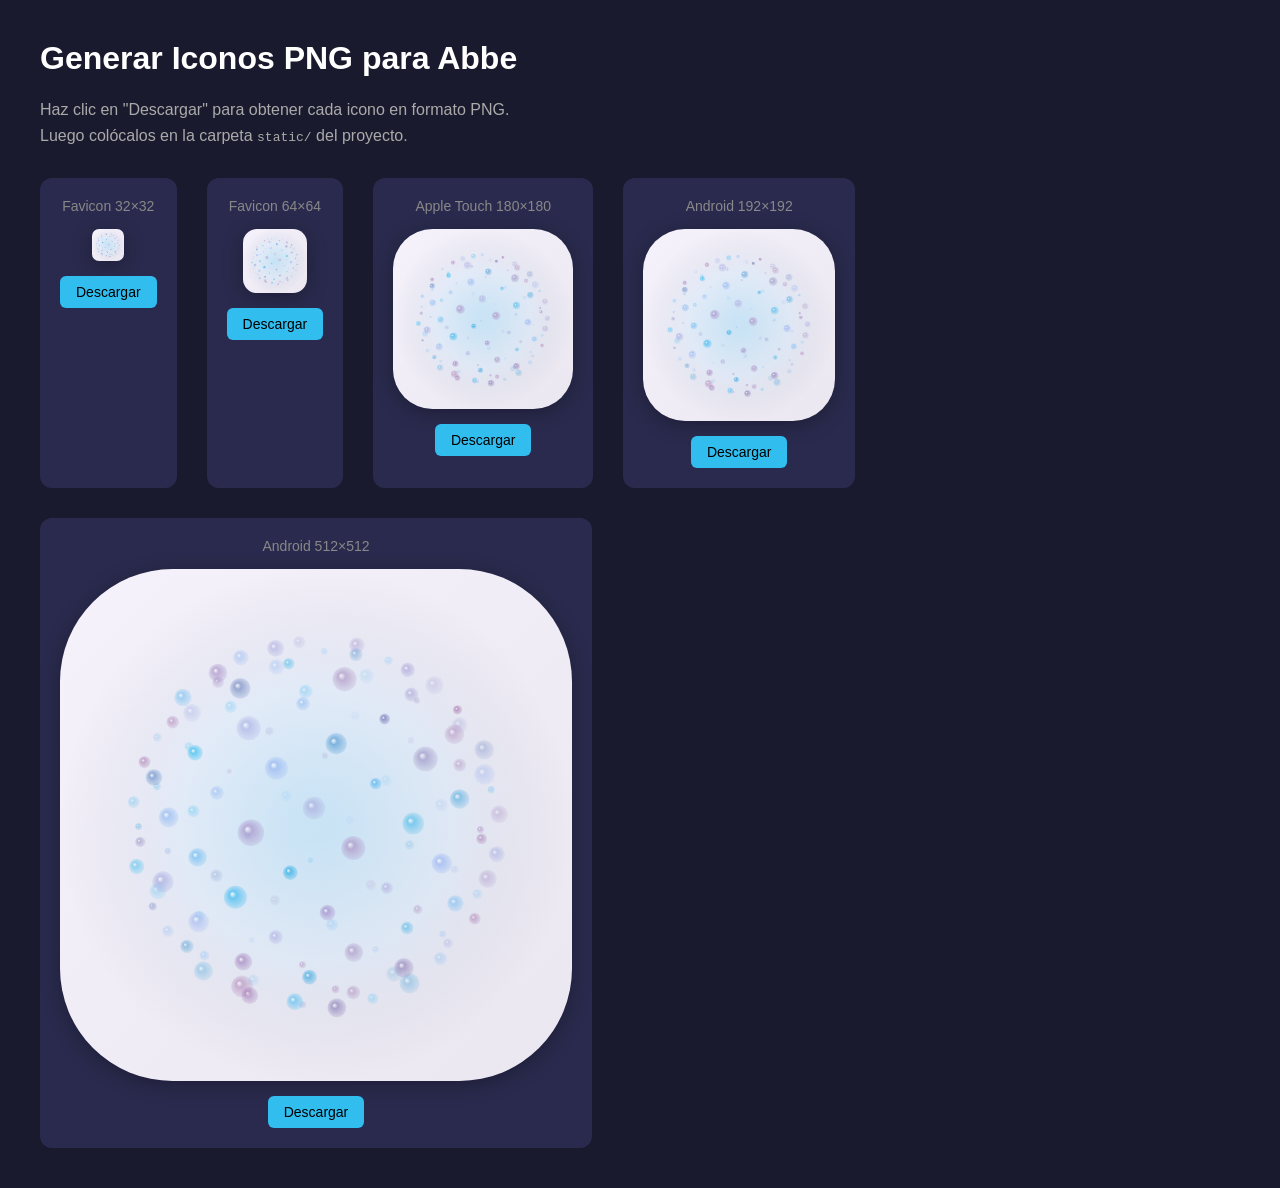
<file: NOVIA/static/generate-icons.html>
<!DOCTYPE html>
<html lang="es">
<head>
    <meta charset="UTF-8">
    <meta name="viewport" content="width=device-width, initial-scale=1.0">
    <title>Generar Iconos PNG - Abbe</title>
    <style>
        * { margin: 0; padding: 0; box-sizing: border-box; }
        body {
            font-family: -apple-system, BlinkMacSystemFont, 'Segoe UI', Roboto, sans-serif;
            background: #1a1a2e;
            min-height: 100vh;
            padding: 40px;
            color: #fff;
        }
        h1 { margin-bottom: 20px; }
        .instructions {
            color: #aaa;
            margin-bottom: 30px;
            line-height: 1.6;
        }
        .grid {
            display: flex;
            flex-wrap: wrap;
            gap: 30px;
        }
        .icon-item {
            background: #2a2a4e;
            padding: 20px;
            border-radius: 12px;
            display: flex;
            flex-direction: column;
            align-items: center;
            gap: 15px;
        }
        .icon-item canvas {
            border-radius: 22%;
            box-shadow: 0 4px 20px rgba(0,0,0,0.3);
        }
        .icon-item label {
            color: #888;
            font-size: 14px;
        }
        .icon-item a {
            background: #31BEEF;
            color: #000;
            padding: 8px 16px;
            border-radius: 6px;
            text-decoration: none;
            font-weight: 500;
            font-size: 14px;
        }
        .icon-item a:hover {
            background: #5dd3f3;
        }
        /* Canvases ocultos para generar */
        .hidden-canvas { display: none; }
    </style>
</head>
<body>
    <h1>Generar Iconos PNG para Abbe</h1>
    <p class="instructions">
        Haz clic en "Descargar" para obtener cada icono en formato PNG.<br>
        Luego colócalos en la carpeta <code>static/</code> del proyecto.
    </p>

    <div class="grid">
        <div class="icon-item">
            <label>Favicon 32×32</label>
            <canvas id="icon-32" width="32" height="32"></canvas>
            <a href="#" id="dl-32">Descargar</a>
        </div>
        <div class="icon-item">
            <label>Favicon 64×64</label>
            <canvas id="icon-64" width="64" height="64"></canvas>
            <a href="#" id="dl-64">Descargar</a>
        </div>
        <div class="icon-item">
            <label>Apple Touch 180×180</label>
            <canvas id="icon-180" width="180" height="180"></canvas>
            <a href="#" id="dl-180">Descargar</a>
        </div>
        <div class="icon-item">
            <label>Android 192×192</label>
            <canvas id="icon-192" width="192" height="192"></canvas>
            <a href="#" id="dl-192">Descargar</a>
        </div>
        <div class="icon-item">
            <label>Android 512×512</label>
            <canvas id="icon-512" width="512" height="512"></canvas>
            <a href="#" id="dl-512">Descargar</a>
        </div>
    </div>

    <script>
    // Semilla fija para que los iconos sean consistentes
    let seed = 12345;
    function seededRandom() {
        seed = (seed * 16807) % 2147483647;
        return (seed - 1) / 2147483646;
    }

    // Colores corporativos Novacutan
    const COLORS = [
        { r: 49, g: 190, b: 239 },   // Tech Cyan #31BEEF
        { r: 153, g: 78, b: 149 },    // Visionary Violet #994E95
        { r: 161, g: 184, b: 242 },   // Soft Blue #A1B8F2
    ];

    function lerpColor(c1, c2, t) {
        return {
            r: Math.round(c1.r + (c2.r - c1.r) * t),
            g: Math.round(c1.g + (c2.g - c1.g) * t),
            b: Math.round(c1.b + (c2.b - c1.b) * t),
        };
    }

    function getCyclicColor(time, offset) {
        const speed = 0.3;
        const t = ((time * speed + offset) % 3 + 3) % 3;
        const idx = Math.floor(t);
        const frac = t - idx;
        const c1 = COLORS[idx % 3];
        const c2 = COLORS[(idx + 1) % 3];
        return lerpColor(c1, c2, frac);
    }

    class Particle {
        constructor(index, total) {
            const phi = Math.acos(1 - 2 * (index + 0.5) / total);
            const theta = Math.PI * (1 + Math.sqrt(5)) * index;
            this.phi = phi;
            this.theta = theta;
            this.colorOffset = seededRandom() * 3;
            this.baseSize = 1.5 + seededRandom() * 2.5;
            this.baseAlpha = 0.5 + seededRandom() * 0.5;
        }

        getPosition(radius) {
            const x = radius * Math.sin(this.phi) * Math.cos(this.theta);
            const y = radius * Math.cos(this.phi);
            const z = radius * Math.sin(this.phi) * Math.sin(this.theta);
            return { x, y, z };
        }
    }

    function renderOrbIcon(canvas, size) {
        // Reset seed para consistencia
        seed = 12345;

        const ctx = canvas.getContext('2d');
        const centerX = size / 2;
        const centerY = size / 2;
        const radius = size * 0.36;

        // Fondo con gradiente suave
        const bgGrad = ctx.createLinearGradient(0, 0, size, size);
        bgGrad.addColorStop(0, '#F5F2FC');
        bgGrad.addColorStop(1, '#EAE7F1');
        ctx.fillStyle = bgGrad;
        ctx.fillRect(0, 0, size, size);

        // Glow de color
        const glowColor = COLORS[0];
        const glow = ctx.createRadialGradient(centerX, centerY, radius * 0.1, centerX, centerY, radius * 1.4);
        glow.addColorStop(0, `rgba(${glowColor.r}, ${glowColor.g}, ${glowColor.b}, 0.2)`);
        glow.addColorStop(0.5, `rgba(${glowColor.r}, ${glowColor.g}, ${glowColor.b}, 0.08)`);
        glow.addColorStop(1, 'rgba(0, 0, 0, 0)');
        ctx.fillStyle = glow;
        ctx.fillRect(0, 0, size, size);

        // Crear partículas (menos para iconos pequeños)
        const numParticles = size < 64 ? 60 : size < 200 ? 100 : 120;
        const particles = [];
        for (let i = 0; i < numParticles; i++) {
            particles.push(new Particle(i, numParticles));
        }

        const rotationY = 0.5;
        const cosR = Math.cos(rotationY);
        const sinR = Math.sin(rotationY);
        const time = 1.5;

        const projected = [];
        for (const p of particles) {
            const pos = p.getPosition(radius);
            const rx = pos.x * cosR - pos.z * sinR;
            const rz = pos.x * sinR + pos.z * cosR;
            const ry = pos.y;

            const screenX = centerX + rx;
            const screenY = centerY + ry;
            const depth = (rz / radius + 1) / 2;

            projected.push({ x: screenX, y: screenY, z: rz, depth, particle: p });
        }

        projected.sort((a, b) => a.z - b.z);

        // Ajustar tamaño de partículas según tamaño del icono
        const sizeScale = size / 140;

        for (const pp of projected) {
            const p = pp.particle;
            const color = getCyclicColor(time, p.colorOffset);
            const depthScale = 0.4 + pp.depth * 0.6;
            const dotSize = Math.max(0.5, p.baseSize * depthScale * sizeScale);
            const alpha = p.baseAlpha * (0.3 + pp.depth * 0.7) * 0.85;

            ctx.beginPath();
            ctx.arc(pp.x, pp.y, dotSize, 0, Math.PI * 2);

            // Para iconos muy pequeños, usar color sólido
            if (size < 64) {
                ctx.fillStyle = `rgba(${color.r}, ${color.g}, ${color.b}, ${alpha})`;
            } else {
                const gradient = ctx.createRadialGradient(
                    pp.x - dotSize * 0.3, pp.y - dotSize * 0.3, 0,
                    pp.x, pp.y, dotSize
                );
                gradient.addColorStop(0, `rgba(255, 255, 255, ${alpha * 0.9})`);
                gradient.addColorStop(0.3, `rgba(${color.r}, ${color.g}, ${color.b}, ${alpha})`);
                gradient.addColorStop(1, `rgba(${color.r}, ${color.g}, ${color.b}, ${alpha * 0.3})`);
                ctx.fillStyle = gradient;
            }
            ctx.fill();
        }
    }

    // Renderizar todos los iconos
    const sizes = [32, 64, 180, 192, 512];
    sizes.forEach(size => {
        const canvas = document.getElementById(`icon-${size}`);
        renderOrbIcon(canvas, size);

        // Configurar descarga
        const dlBtn = document.getElementById(`dl-${size}`);
        dlBtn.addEventListener('click', (e) => {
            e.preventDefault();
            const link = document.createElement('a');
            link.download = size === 180 ? 'apple-touch-icon.png' :
                           size === 32 ? 'favicon-32.png' :
                           size === 64 ? 'favicon-64.png' :
                           `icon-${size}.png`;
            link.href = canvas.toDataURL('image/png');
            link.click();
        });
    });
    </script>
</body>
</html>
</file>
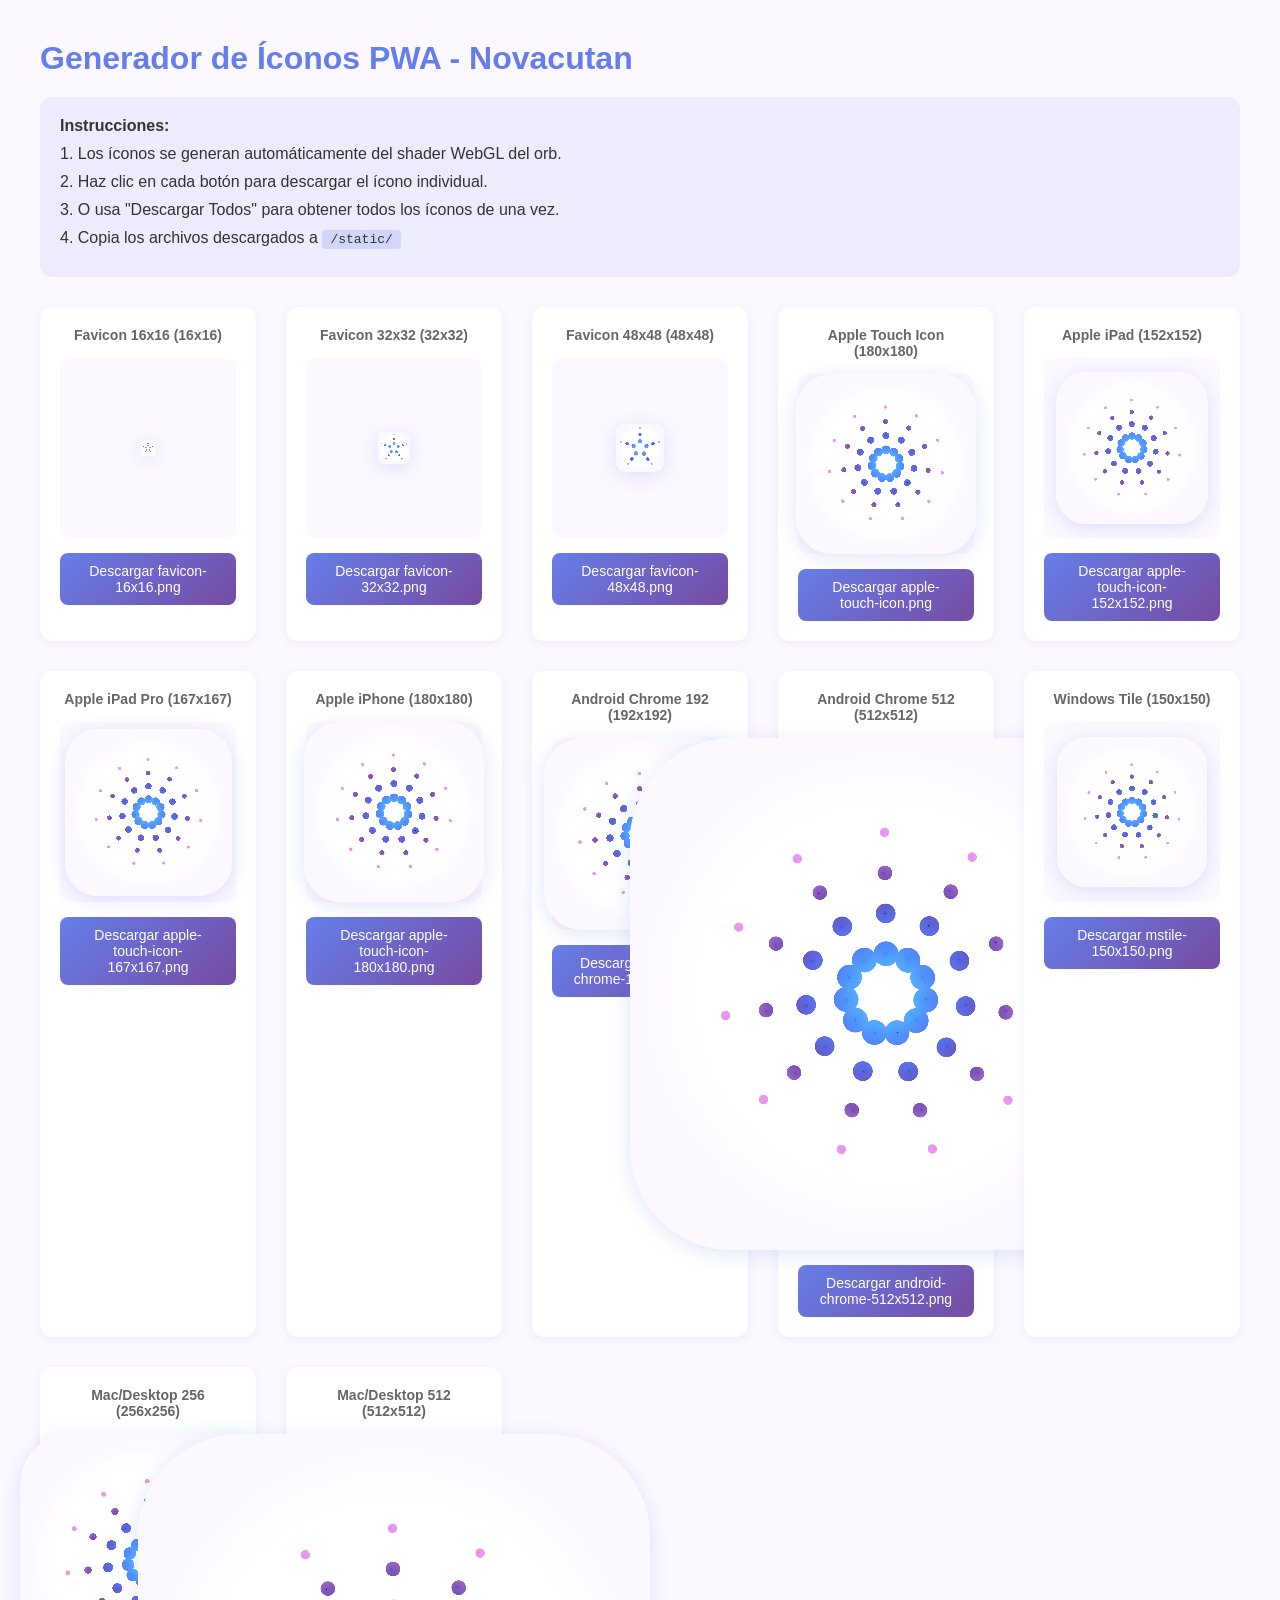
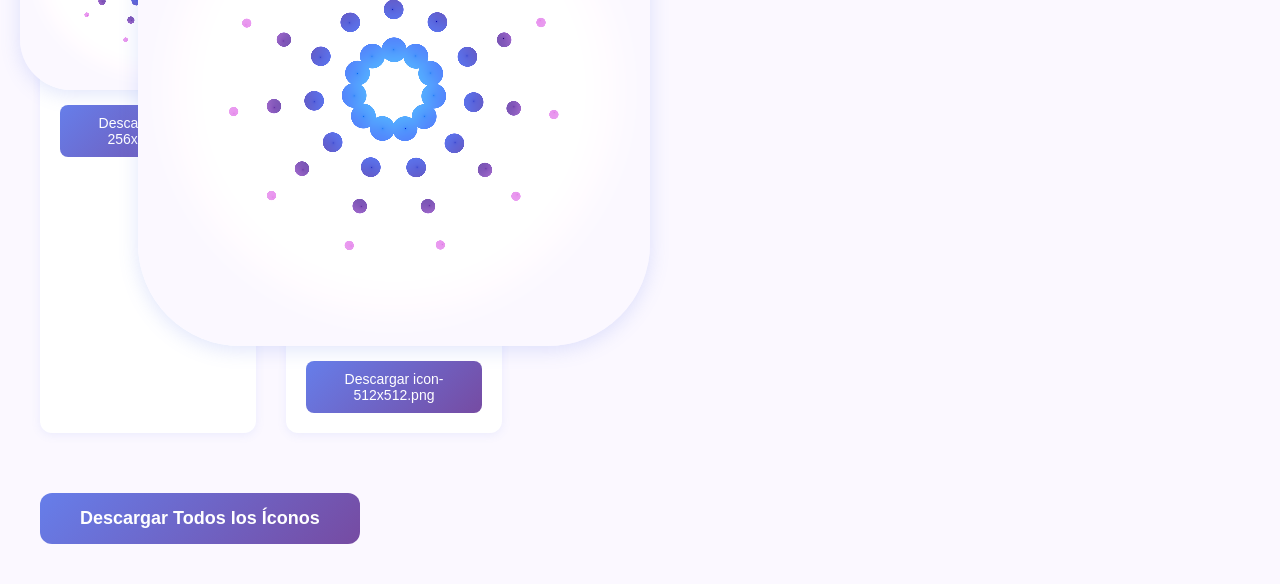
<file: NOVIA/static/icon-generator.html>
<!DOCTYPE html>
<html lang="es">
<head>
    <meta charset="UTF-8">
    <meta name="viewport" content="width=device-width, initial-scale=1.0">
    <title>Generador de Íconos PWA - Novacutan</title>
    <style>
        * {
            margin: 0;
            padding: 0;
            box-sizing: border-box;
        }
        body {
            font-family: -apple-system, BlinkMacSystemFont, 'Segoe UI', Roboto, sans-serif;
            background: #FBF8FF;
            color: #333;
            padding: 40px;
            min-height: 100vh;
        }
        h1 {
            margin-bottom: 20px;
            color: #667eea;
        }
        .instructions {
            background: rgba(102, 126, 234, 0.1);
            padding: 20px;
            border-radius: 12px;
            margin-bottom: 30px;
        }
        .instructions p {
            margin-bottom: 10px;
        }
        .instructions code {
            background: rgba(102, 126, 234, 0.2);
            padding: 2px 8px;
            border-radius: 4px;
        }
        .grid {
            display: grid;
            grid-template-columns: repeat(auto-fill, minmax(200px, 1fr));
            gap: 30px;
            margin-bottom: 40px;
        }
        .icon-item {
            background: white;
            padding: 20px;
            border-radius: 12px;
            text-align: center;
            box-shadow: 0 2px 10px rgba(102, 126, 234, 0.1);
        }
        .icon-item h3 {
            font-size: 14px;
            color: #666;
            margin-bottom: 15px;
        }
        .icon-preview {
            display: flex;
            justify-content: center;
            align-items: center;
            margin-bottom: 15px;
            min-height: 180px;
            background: #FBF8FF;
            border-radius: 12px;
        }
        .icon-preview canvas {
            border-radius: 20%;
            box-shadow: 0 4px 20px rgba(102, 126, 234, 0.2);
        }
        .icon-item button {
            background: linear-gradient(135deg, #667eea 0%, #764ba2 100%);
            border: none;
            color: white;
            padding: 10px 20px;
            border-radius: 8px;
            cursor: pointer;
            font-size: 14px;
            transition: transform 0.2s, box-shadow 0.2s;
        }
        .icon-item button:hover {
            transform: translateY(-2px);
            box-shadow: 0 4px 15px rgba(102, 126, 234, 0.4);
        }
        .download-all {
            background: linear-gradient(135deg, #667eea 0%, #764ba2 100%);
            border: none;
            color: white;
            padding: 15px 40px;
            border-radius: 12px;
            cursor: pointer;
            font-size: 18px;
            font-weight: 600;
            margin-top: 20px;
            transition: transform 0.2s, box-shadow 0.2s;
        }
        .download-all:hover {
            transform: translateY(-2px);
            box-shadow: 0 6px 25px rgba(102, 126, 234, 0.5);
        }
        .status {
            margin-top: 20px;
            padding: 15px;
            background: rgba(102, 126, 234, 0.2);
            border-radius: 8px;
            display: none;
            color: #667eea;
        }
        .status.show {
            display: block;
        }
    </style>
</head>
<body>
    <h1>Generador de Íconos PWA - Novacutan</h1>

    <div class="instructions">
        <p><strong>Instrucciones:</strong></p>
        <p>1. Los íconos se generan automáticamente del shader WebGL del orb.</p>
        <p>2. Haz clic en cada botón para descargar el ícono individual.</p>
        <p>3. O usa "Descargar Todos" para obtener todos los íconos de una vez.</p>
        <p>4. Copia los archivos descargados a <code>/static/</code></p>
    </div>

    <div class="grid" id="icons-grid"></div>

    <button class="download-all" onclick="downloadAll()">Descargar Todos los Íconos</button>

    <div class="status" id="status"></div>

    <script>
        // Configuración de íconos a generar
        // TODOS los íconos con fondo lavanda (#FBF8FF) como en Omega
        const ICONS = [
            { name: 'favicon-16x16.png', size: 16, desc: 'Favicon 16x16' },
            { name: 'favicon-32x32.png', size: 32, desc: 'Favicon 32x32' },
            { name: 'favicon-48x48.png', size: 48, desc: 'Favicon 48x48' },
            { name: 'apple-touch-icon.png', size: 180, desc: 'Apple Touch Icon' },
            { name: 'apple-touch-icon-152x152.png', size: 152, desc: 'Apple iPad' },
            { name: 'apple-touch-icon-167x167.png', size: 167, desc: 'Apple iPad Pro' },
            { name: 'apple-touch-icon-180x180.png', size: 180, desc: 'Apple iPhone' },
            { name: 'android-chrome-192x192.png', size: 192, desc: 'Android Chrome 192' },
            { name: 'android-chrome-512x512.png', size: 512, desc: 'Android Chrome 512' },
            { name: 'mstile-150x150.png', size: 150, desc: 'Windows Tile' },
            { name: 'icon-256x256.png', size: 256, desc: 'Mac/Desktop 256' },
            { name: 'icon-512x512.png', size: 512, desc: 'Mac/Desktop 512' },
        ];

        // Vertex shader
        const vertexShaderSource = `#version 300 es
precision highp float;
in vec4 position;
void main() {
    gl_Position = position;
}`;

        // Fragment shader - MISMO que orb.js pero con fondo lavanda sólido
        const fragmentShaderSource = `#version 300 es
precision highp float;

out vec4 O;
uniform float time;
uniform vec2 resolution;
uniform float intensity;
uniform float mood;
uniform float smallMode;

#define FC gl_FragCoord.xy
#define R resolution
#define T time
#define S smoothstep
#define SE(v,a) S(fwidth(a),-7e-3,v-a)
#define MN min(R.x,R.y)
#define MX max(R.x,R.y)
#define reveal(p) SE(MN/MX*length(p),sqrt(S(1.,.0,1./T*1.8)))
#define TAU radians(360.)
#define PI (TAU/2.)

// Paleta Novacutan (igual que orb.js)
vec3 novacutanHue(float a) {
    vec3 blue = vec3(0.4, 0.494, 0.918);
    vec3 purple = vec3(0.463, 0.294, 0.635);
    vec3 pink = vec3(0.941, 0.576, 0.984);
    vec3 cyan = vec3(0.42, 0.85, 1.0);

    float t = fract(a);
    vec3 col;
    float phase = t * 4.0;
    if (phase < 1.0) {
        col = mix(blue, purple, smoothstep(0.0, 1.0, phase));
    } else if (phase < 2.0) {
        col = mix(purple, pink, smoothstep(0.0, 1.0, phase - 1.0));
    } else if (phase < 3.0) {
        col = mix(pink, cyan, smoothstep(0.0, 1.0, phase - 2.0));
    } else {
        col = mix(cyan, blue, smoothstep(0.0, 1.0, phase - 3.0));
    }

    float brightness = 0.08 + intensity * 0.12;
    col += brightness * sin(PI * a * 0.5 + vec3(0.0, 1.0, 2.0));
    return clamp(col, 0.0, 1.0);
}

#define hue(a) novacutanHue(a)

mat2 rot(float a) {
    float c = cos(a), s = sin(a);
    return mat2(c, -s, s, c);
}

vec2 pmod(vec2 p, float n) {
    float a = atan(p.x, p.y);
    float b = TAU / n;
    a = floor(0.5 + a / b) * b;
    return rot(-a) * p;
}

vec3 pattern(inout vec2 uv, vec3 bg) {
    float petals = mix(7.0 + mood * 4.0, 4.0 + mood * 1.0, smallMode);
    uv = pmod(uv, petals);
    uv = uv.yx;
    vec2 p = uv;
    float n = 2.8;
    uv.x -= clamp(round(uv.x * n), 1.0, 4.0) / n;
    float id = clamp(round(uv.x * n), 1.0, 4.0);

    float speed = 0.15 + intensity * 0.6 + mood * 0.2;
    uv.x -= sin(-1.6 + id + T * PI * speed + p.x * id) * 0.0125 + 0.005;

    float d = SE(length(uv), 0.023 * (6.0 - round(p.x * n)));
    float colorSpeed = 0.3 + intensity * 1.2;
    vec3 c = hue(0.2 * (round(p.x * n) - T * colorSpeed) + S(-0.25, 1.0, uv.x) * 0.5);
    vec3 petalColor = tanh(c * c * c);
    float petalMask = clamp(d * d * d, 0.0, 1.0);
    // Mezclar pétalo con fondo lavanda (no negro)
    vec3 col = mix(bg, sqrt(petalColor), petalMask);
    return col;
}

void main() {
    vec2 uv = (FC - 0.5 * R) / MN;
    vec2 p, st = uv;

    // Fondo lavanda (para íconos estáticos)
    vec3 bgColor = vec3(0.984, 0.973, 1.0);

    float zoom = mix(3.5 + mood * 1.0, 2.0 + mood * 0.5, smallMode);
    uv *= zoom;

    float rotSpeed = 0.005 + intensity * 0.015;
    uv *= rot(rotSpeed * sin(T * (0.3 + intensity * 0.3) - uv.y * 2.0) - 0.0125);
    p = uv;
    p *= rot(0.0125);

    // Patrón con fondo lavanda (sin negro)
    vec3 c = pattern(uv, bgColor);
    vec3 c2 = pattern(p, bgColor);

    float pulseSpeed = 0.15 + intensity * 0.25;
    float k = 0.05 / length(uv) * pow(0.5 + 0.5 * sin(T * PI * pulseSpeed), 3.0);

    // Mezcla de patrones
    vec3 col = mix(mix(bgColor, c, k), c2, 0.985);

    // Reveal con fondo lavanda
    float revealMask = reveal(st);
    col = mix(bgColor, col, revealMask);

    // Glow central
    float glowIntensity = mix(0.15 + intensity * 0.2, 0.25 + intensity * 0.3, smallMode);
    float glow = exp(-length(st) * (2.8 - intensity * 0.5)) * glowIntensity;
    vec3 glowColor = mix(
        vec3(0.4, 0.494, 0.918),
        vec3(0.463, 0.294, 0.635),
        0.5 + 0.5 * sin(T * 0.2)
    );
    col += glowColor * glow;

    // Máscara circular
    float dist = length(st);
    float maskOuter = mix(0.5, 0.48, smallMode);
    float circleMask = 1.0 - smoothstep(0.35, maskOuter, dist);

    // Mezclar con fondo lavanda
    col = mix(bgColor, col, circleMask);

    O = vec4(col, 1.0);
}`;

        class IconGenerator {
            constructor(canvas, size) {
                this.canvas = canvas;
                this.size = size;

                const dpr = 1; // No usar dpr para íconos
                canvas.width = size;
                canvas.height = size;
                canvas.style.width = size + 'px';
                canvas.style.height = size + 'px';

                this.gl = canvas.getContext('webgl2', {
                    alpha: true,
                    premultipliedAlpha: false,
                    antialias: true,
                    preserveDrawingBuffer: true
                });

                if (this.gl) {
                    this.setupShaders();
                    this.setupGeometry();
                }
            }

            setupShaders() {
                const gl = this.gl;

                const vs = gl.createShader(gl.VERTEX_SHADER);
                gl.shaderSource(vs, vertexShaderSource);
                gl.compileShader(vs);

                const fs = gl.createShader(gl.FRAGMENT_SHADER);
                gl.shaderSource(fs, fragmentShaderSource);
                gl.compileShader(fs);

                if (!gl.getShaderParameter(fs, gl.COMPILE_STATUS)) {
                    console.error('Fragment shader error:', gl.getShaderInfoLog(fs));
                }

                this.program = gl.createProgram();
                gl.attachShader(this.program, vs);
                gl.attachShader(this.program, fs);
                gl.linkProgram(this.program);

                this.uniforms = {
                    resolution: gl.getUniformLocation(this.program, 'resolution'),
                    time: gl.getUniformLocation(this.program, 'time'),
                    intensity: gl.getUniformLocation(this.program, 'intensity'),
                    mood: gl.getUniformLocation(this.program, 'mood'),
                    smallMode: gl.getUniformLocation(this.program, 'smallMode'),
                };
            }

            setupGeometry() {
                const gl = this.gl;
                const vertices = new Float32Array([-1, 1, -1, -1, 1, 1, 1, -1]);
                this.buffer = gl.createBuffer();
                gl.bindBuffer(gl.ARRAY_BUFFER, this.buffer);
                gl.bufferData(gl.ARRAY_BUFFER, vertices, gl.STATIC_DRAW);
                const position = gl.getAttribLocation(this.program, 'position');
                gl.enableVertexAttribArray(position);
                gl.vertexAttribPointer(position, 2, gl.FLOAT, false, 0, 0);
            }

            render(time = 2.5) {
                const gl = this.gl;

                gl.viewport(0, 0, this.canvas.width, this.canvas.height);
                gl.clearColor(0, 0, 0, 0);
                gl.clear(gl.COLOR_BUFFER_BIT);

                gl.enable(gl.BLEND);
                gl.blendFunc(gl.SRC_ALPHA, gl.ONE_MINUS_SRC_ALPHA);

                gl.useProgram(this.program);
                gl.bindBuffer(gl.ARRAY_BUFFER, this.buffer);

                const isSmall = this.size < 80;

                gl.uniform2f(this.uniforms.resolution, this.canvas.width, this.canvas.height);
                gl.uniform1f(this.uniforms.time, time);
                gl.uniform1f(this.uniforms.intensity, 0.3); // Intensidad media para mejor visual
                gl.uniform1f(this.uniforms.mood, 1.0); // Vibrante
                gl.uniform1f(this.uniforms.smallMode, isSmall ? 1.0 : 0.0);

                gl.drawArrays(gl.TRIANGLE_STRIP, 0, 4);
            }

            toDataURL() {
                return this.canvas.toDataURL('image/png');
            }
        }

        // Generar íconos
        const grid = document.getElementById('icons-grid');
        const generators = [];

        ICONS.forEach(icon => {
            const item = document.createElement('div');
            item.className = 'icon-item';

            const h3 = document.createElement('h3');
            h3.textContent = `${icon.desc} (${icon.size}x${icon.size})`;

            const preview = document.createElement('div');
            preview.className = 'icon-preview';

            const canvas = document.createElement('canvas');
            canvas.id = `canvas-${icon.name}`;
            preview.appendChild(canvas);

            const btn = document.createElement('button');
            btn.textContent = `Descargar ${icon.name}`;
            btn.onclick = () => downloadIcon(icon.name);

            item.appendChild(h3);
            item.appendChild(preview);
            item.appendChild(btn);
            grid.appendChild(item);

            // Crear generador
            const gen = new IconGenerator(canvas, icon.size);
            gen.render(2.5); // Tiempo fijo para captura consistente
            generators.push({ name: icon.name, gen, canvas });
        });

        function downloadIcon(name) {
            const item = generators.find(g => g.name === name);
            if (!item) return;

            const link = document.createElement('a');
            link.download = name;
            link.href = item.canvas.toDataURL('image/png');
            link.click();

            showStatus(`Descargado: ${name}`);
        }

        async function downloadAll() {
            showStatus('Descargando todos los íconos...');

            for (const item of generators) {
                const link = document.createElement('a');
                link.download = item.name;
                link.href = item.canvas.toDataURL('image/png');
                link.click();

                // Pequeña pausa entre descargas
                await new Promise(r => setTimeout(r, 200));
            }

            showStatus('¡Todos los íconos descargados! Cópialos a /static/');
        }

        function showStatus(msg) {
            const status = document.getElementById('status');
            status.textContent = msg;
            status.classList.add('show');
            setTimeout(() => status.classList.remove('show'), 3000);
        }
    </script>
</body>
</html>
</file>
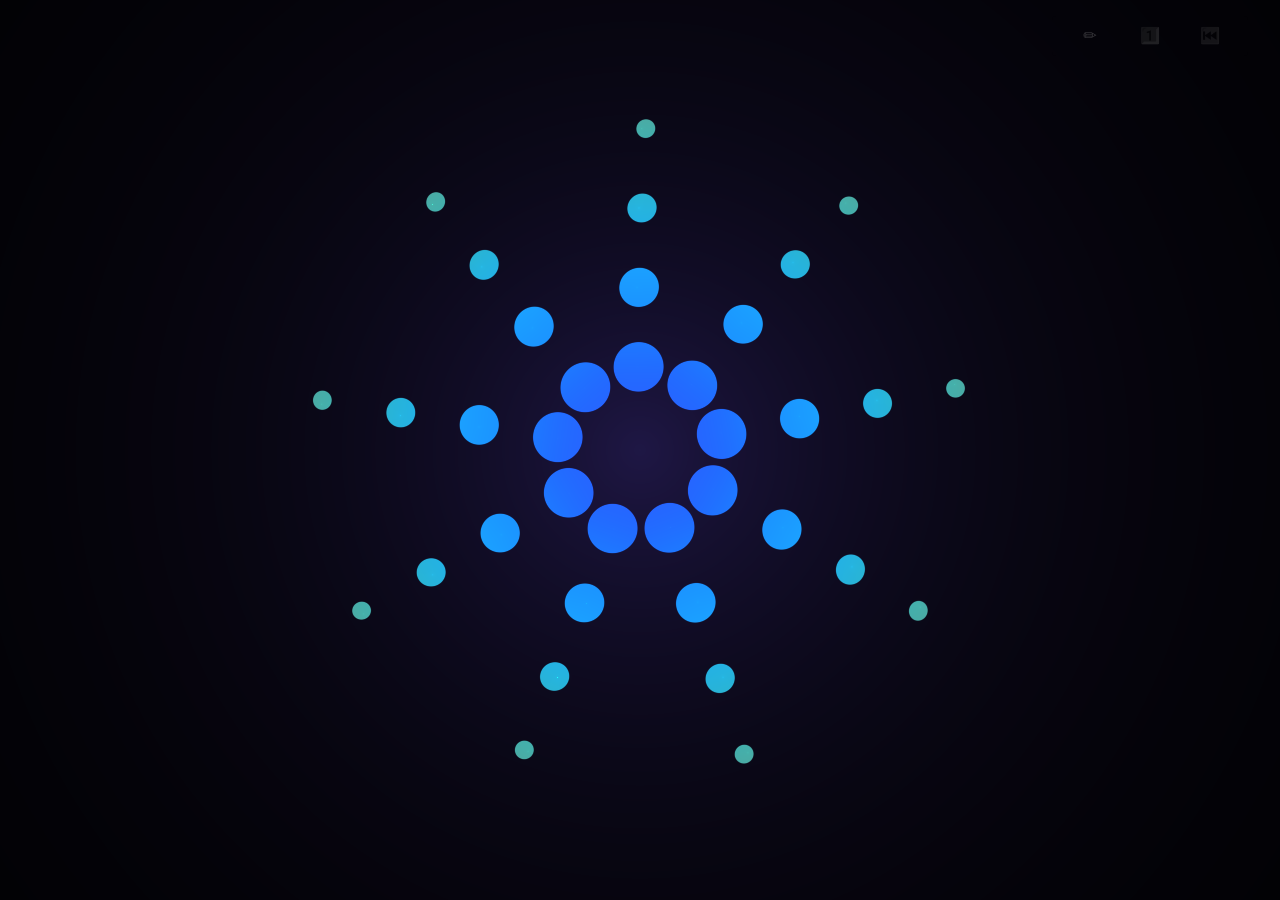
<file: NOVIA/static/logo-test.html>
<!DOCTYPE html>
<html lang="es">
<head>
  <meta charset="UTF-8">
  <meta name="viewport" content="width=device-width, initial-scale=1.0">
  <title>Logo Abbe - Test</title>
  <style>
    ::-webkit-scrollbar {
      width: 0.625rem;
      height: 0.625rem;
    }

    ::-webkit-scrollbar-thumb {
      background: #111;
      border-radius: 0.3125rem;
      box-shadow: inset 0.125rem 0.125rem 0.125rem rgba(255, 255, 255, 0.25),
        inset -0.125rem -0.125rem 0.125rem rgba(0, 0, 0, 0.25);
      cursor: default;
    }

    ::-webkit-scrollbar-track {
      background: #333;
    }

    ::selection {
      background: #fff;
      color: #333;
    }

    html,
    body {
      height: 100vh;
      height: 100dvh;
      margin: 0;
      overflow: hidden;
    }

    body {
      display: grid;
      grid-template-rows: calc(100dvh - 4rem) 4rem;
      font-family: system-ui, sans-serif;
    }

    canvas,
    .editor,
    #controls {
      grid-row: 1;
      grid-column: 1;
    }

    canvas {
      --canvas-z-index: 0;
      width: 100%;
      height: 100vh;
      object-fit: contain;
      background: black;
      touch-action: none;
      z-index: var(--canvas-z-index);
    }

    .editor,
    .overlay,
    #error {
      font-family: 'Courier New', Courier, monospace;
      background: repeating-linear-gradient(0deg, #000a, #1119, #000a .25rem);
      padding: 1em;
    }

    .editor {
      color: #fefefe;
      tab-size: 2;
      border: none;
      resize: none;
    }

    .editor:focus {
      outline: none;
    }

    #error {
      grid-row: 2;
      grid-column: 1;
      margin: 0;
      padding-block: 0;
      padding-top: .5em;
      color: firebrick;
      overflow: auto;
      text-wrap: pretty;
    }

    #indicator {
      visibility: hidden;
      position: absolute;
      top: calc(var(--top, 0px) - var(--scroll-top, 0px));
      width: 0;
      height: 0;
      border-top: 10px solid transparent;
      border-bottom: 10px solid transparent;
      border-left: 10px solid firebrick;
      transform: translateY(-25%);
    }

    .overlay {
      position: absolute;
      top: 0;
      left: 0;
      right: 0;
      margin: 0;
    }

    .editor,
    .overlay {
      font-size: 1rem;
      line-height: 1.2;
      white-space: pre;
    }

    #controls {
      position: fixed;
      top: 1em;
      right: 2em;
    }

    .controls {
      position: relative;
      display: flex;
      gap: 1.5em;
      padding: .5em 1.25em;
      background: #1111;
      border-radius: 4px;
    }

    .controls::before,
    .controls::after {
      content: '';
      position: absolute;
      z-index: -1;
      inset: 0;
      transform: scale(.95);
      border-radius: inherit;
      opacity: 0;
    }

    .controls::before {
      background: #aef;
      animation: pulse 2s infinite;
    }

    .controls::after {
      background: #fefefe66;
      transition: transform 200ms ease-in-out;
    }

    .controls:hover::before,
    .controls:hover::after {
      opacity: 1;
    }

    .controls:hover::before {
      transform: scale(.98);
      filter: blur(2px);
    }

    .controls:hover::after {
      transform: scale(1.025, 1.1);
    }

    .controls:hover {
      background: #111f;
    }

    @keyframes pulse {
      0% {
        transform: scale(1);
      }

      50% {
        transform: scale(1.0125);
      }

      100% {
        transform: scale(1);
      }
    }

    .hidden {
      display: none !important;
    }

    .opaque {
      opacity: 1 !important;
      background: #111 !important;
    }

    input {
      all: unset;
      opacity: .2;
      filter: saturate(0) invert(1);
      cursor: pointer;
      transition: opacity 200ms ease-in-out;
      padding: .25em .5em;
    }

    input:hover {
      opacity: 1;
    }

    .icon {
      text-align: center;
      line-height: 1;
    }

    #btnToggleView {
      width: 1.25em;
    }

    #btnToggleView::after {
      content: '👁';
    }

    #btnToggleView:checked::after {
      content: '✏️';
    }

    #btnToggleResolution::after {
      content: '1️⃣';
    }

    #btnToggleResolution:checked::after {
      content: '2️⃣';
    }

    #btnReset::after {
      content: '⏮️';
    }
  </style>
</head>
<body>
  <canvas id="canvas"></canvas>
  <textarea id="codeEditor" class="editor hidden" spellcheck="false" autocorrect="off" autocapitalize="off" translate="no" oninput="render()"></textarea>
  <pre id="error" class="hidden"></pre>
  <div id="indicator"></div>
  <div id="controls">
    <div class="controls">
      <input id="btnToggleView" class="icon" type="checkbox" checked name="toggleView" onclick="toggleView()">
      <input id="btnToggleResolution" class="icon" type="checkbox" name="toggleResolution" onchange="toggleResolution()">
      <input id="btnReset" class="icon" type="checkbox" name="reset" onclick="reset()">
    </div>
  </div>

  <!-- Shader con colores Novacutan: azul-morado (#667eea, #764ba2, #6B73FF) -->
  <script type="x-shader/x-fragment" id="shaderSource">#version 300 es
/*********
* Logo Abbe - Novacutan
* Colores: Azul-morado (#667eea, #764ba2)
*/
#ifdef GL_FRAGMENT_PRECISION_HIGH
precision highp float;
#else
precision mediump float;
#endif
out vec4 O;
uniform float time;
uniform vec2 resolution;
#define FC gl_FragCoord.xy
#define R resolution
#define T time
#define S smoothstep
#define SE(v,a) S(fwidth(a),-7e-3,v-a)
#define MN min(R.x,R.y)
#define MX max(R.x,R.y)
#define reveal(p) SE(MN/MX*length(p),sqrt(S(1.,.0,1./T*1.8)))
#define TAU radians(360.)
#define PI (TAU/2.)

// Paleta Novacutan con variación intensa
// Colores base: azul #667eea, morado #764ba2, rosa #f093fb
vec3 novacutanHue(float a) {
  // Colores Novacutan
  vec3 blue = vec3(0.4, 0.494, 0.918);      // #667eea
  vec3 purple = vec3(0.463, 0.294, 0.635);  // #764ba2
  vec3 pink = vec3(0.941, 0.576, 0.984);    // #f093fb
  vec3 cyan = vec3(0.42, 0.85, 1.0);        // cyan accent

  // Transición intensa entre colores
  float t = a * 2.0;
  vec3 col;
  if (t < 1.0) {
    col = mix(blue, purple, smoothstep(0.0, 1.0, t));
  } else if (t < 2.0) {
    col = mix(purple, pink, smoothstep(1.0, 2.0, t));
  } else if (t < 3.0) {
    col = mix(pink, cyan, smoothstep(2.0, 3.0, t));
  } else {
    col = mix(cyan, blue, smoothstep(3.0, 4.0, t));
  }

  // Añadir variación sinusoidal para el brillo intenso
  col += 0.3 * sin(PI * a + vec3(0.0, 2.0, 4.0));
  return clamp(col, 0.0, 1.0);
}
#define hue(a) novacutanHue(a)

mat2 rot(float a) {
  float c=cos(a), s=sin(a);
  return mat2(c,-s,s,c);
}

vec2 pmod(vec2 p, float n) {
  float
  a=atan(p.x,p.y),
  b=TAU/n;
  a=floor(.5+a/b)*b;
  return rot(-a)*p;
}

vec3 pattern(inout vec2 uv) {
  uv=pmod(uv,9.);
  uv=uv.yx;
  vec2 p=uv;
  float n=2.8;
  uv.x-=clamp(round(uv.x*n),1.,4.)/n;
  float id=clamp(round(uv.x*n),1.,4.);
  uv.x-=sin(-1.6+id+T*PI+p.x*id)*.0125+.005;
  float d=SE(length(uv),.023*(6.-round(p.x*n)));
  vec3 col=vec3(0), c=hue(.2*(round(p.x*n)-T*5.)+S(-.25,1.,uv.x)*.5);
  col+=tanh(c*c*c)*clamp(d*d*d,.0,1.);
  return sqrt(col);
}

void main() {
  vec2 uv=(FC-.5*R)/MN,p,st=uv;
  uv*=4.;
  uv*=rot(.02*sin(T-uv.y*2.)-.0125);
  p=uv;
  p*=rot(.0125);
  vec3 col, c=pattern(uv);
  float k=.05/length(uv)*pow(.5+.5*sin(T*PI),3.);
  col=mix(k*tanh(c*c*c),pattern(p),.985);
  col*=reveal(st);

  // Añadir un brillo azul-morado sutil en el centro
  float glow = exp(-length(st) * 3.0) * 0.3;
  col += vec3(0.4, 0.3, 0.9) * glow;

  O=vec4(col,1);
}</script>

  <script>
    /*********
     * made by Matthias Hurrle (@atzedent)
     * Modified for Novacutan
     */
    let editMode = false
    let resolution = 1
    let renderDelay = 1000
    let dpr = Math.max(1, resolution * window.devicePixelRatio)
    let frm, source, editor, store, renderer, pointers
    const shaderId = 'NovacutanLogo'
    window.onload = init

    function resize() {
      const { innerWidth: width, innerHeight: height } = window
      canvas.width = width * dpr
      canvas.height = height * dpr
      if (renderer) {
        renderer.updateScale(dpr)
      }
    }

    function toggleView() {
      editor.hidden = btnToggleView.checked
      canvas.style.setProperty('--canvas-z-index', btnToggleView.checked ? 0 : -1)
    }

    function reset() {
      let shader = source
      editor.text = shader ? shader.textContent : renderer.defaultSource
      store.putShaderSource(shaderId, editor.text)
      renderThis()
    }

    function toggleResolution() {
      resolution = btnToggleResolution.checked ? .5 : 1
      dpr = Math.max(1, resolution * window.devicePixelRatio)
      pointers.updateScale(dpr)
      resize()
    }

    function loop(now) {
      renderer.updateMouse(pointers.first)
      renderer.updatePointerCount(pointers.count)
      renderer.updatePointerCoords(pointers.coords)
      renderer.updateMove(pointers.move)
      renderer.render(now)
      frm = requestAnimationFrame(loop)
    }

    function renderThis() {
      editor.clearError()
      store.putShaderSource(shaderId, editor.text)
      const result = renderer.test(editor.text)
      if (result) {
        editor.setError(result)
      } else {
        renderer.updateShader(editor.text)
      }
      cancelAnimationFrame(frm)
      loop(0)
    }

    const debounce = (fn, delay) => {
      let timerId
      return (...args) => {
        clearTimeout(timerId)
        timerId = setTimeout(() => fn.apply(this, args), delay)
      }
    }

    const render = debounce(renderThis, renderDelay)

    function init() {
      source = document.getElementById('shaderSource')
      document.title = "Logo Abbe - Novacutan"
      renderer = new Renderer(canvas, dpr)
      pointers = new PointerHandler(canvas, dpr)
      store = new Store(window.location)
      editor = new Editor(codeEditor, error, indicator)
      editor.text = source.textContent
      renderer.setup()
      renderer.init()

      if (!editMode) {
        btnToggleView.checked = true
        toggleView()
      }
      if (resolution === .5) {
        btnToggleResolution.checked = true
        toggleResolution()
      }
      canvas.addEventListener('shader-error', e => editor.setError(e.detail))
      resize()
      if (renderer.test(source.textContent) === null) {
        renderer.updateShader(source.textContent)
      }
      loop(0)
      window.onresize = resize
      window.addEventListener("keydown", e => {
        if (e.key === "L" && e.ctrlKey) {
          e.preventDefault()
          btnToggleView.checked = !btnToggleView.checked
          toggleView()
        }
      })
    }

    class Renderer {
      #vertexSrc = "#version 300 es\nprecision highp float;\nin vec4 position;\nvoid main(){gl_Position=position;}"
      #fragmtSrc = "#version 300 es\nprecision highp float;\nout vec4 O;\nuniform float time;\nuniform vec2 resolution;\nvoid main() {\n\tvec2 uv=gl_FragCoord.xy/resolution;\n\tO=vec4(uv,sin(time)*.5+.5,1);\n}"
      #vertices = [-1, 1, -1, -1, 1, 1, 1, -1]

      constructor(canvas, scale) {
        this.canvas = canvas
        this.scale = scale
        this.gl = canvas.getContext("webgl2")
        this.gl.viewport(0, 0, canvas.width * scale, canvas.height * scale)
        this.shaderSource = this.#fragmtSrc
        this.mouseMove = [0, 0]
        this.mouseCoords = [0, 0]
        this.pointerCoords = [0, 0]
        this.nbrOfPointers = 0
      }

      get defaultSource() { return this.#fragmtSrc }

      updateShader(source) {
        this.reset()
        this.shaderSource = source
        this.setup()
        this.init()
      }

      updateMove(deltas) { this.mouseMove = deltas }
      updateMouse(coords) { this.mouseCoords = coords }
      updatePointerCoords(coords) { this.pointerCoords = coords }
      updatePointerCount(nbr) { this.nbrOfPointers = nbr }

      updateScale(scale) {
        this.scale = scale
        this.gl.viewport(0, 0, this.canvas.width * scale, this.canvas.height * scale)
      }

      compile(shader, source) {
        const gl = this.gl
        gl.shaderSource(shader, source)
        gl.compileShader(shader)
        if (!gl.getShaderParameter(shader, gl.COMPILE_STATUS)) {
          console.error(gl.getShaderInfoLog(shader))
          this.canvas.dispatchEvent(new CustomEvent('shader-error', { detail: gl.getShaderInfoLog(shader) }))
        }
      }

      test(source) {
        let result = null
        const gl = this.gl
        const shader = gl.createShader(gl.FRAGMENT_SHADER)
        gl.shaderSource(shader, source)
        gl.compileShader(shader)
        if (!gl.getShaderParameter(shader, gl.COMPILE_STATUS)) {
          result = gl.getShaderInfoLog(shader)
        }
        if (gl.getShaderParameter(shader, gl.DELETE_STATUS)) {
          gl.deleteShader(shader)
        }
        return result
      }

      reset() {
        const { gl, program, vs, fs } = this
        if (!program || gl.getProgramParameter(program, gl.DELETE_STATUS)) return
        if (gl.getShaderParameter(vs, gl.DELETE_STATUS)) {
          gl.detachShader(program, vs)
          gl.deleteShader(vs)
        }
        if (gl.getShaderParameter(fs, gl.DELETE_STATUS)) {
          gl.detachShader(program, fs)
          gl.deleteShader(fs)
        }
        gl.deleteProgram(program)
      }

      setup() {
        const gl = this.gl
        this.vs = gl.createShader(gl.VERTEX_SHADER)
        this.fs = gl.createShader(gl.FRAGMENT_SHADER)
        this.compile(this.vs, this.#vertexSrc)
        this.compile(this.fs, this.shaderSource)
        this.program = gl.createProgram()
        gl.attachShader(this.program, this.vs)
        gl.attachShader(this.program, this.fs)
        gl.linkProgram(this.program)
        if (!gl.getProgramParameter(this.program, gl.LINK_STATUS)) {
          console.error(gl.getProgramInfoLog(this.program))
        }
      }

      init() {
        const { gl, program } = this
        this.buffer = gl.createBuffer()
        gl.bindBuffer(gl.ARRAY_BUFFER, this.buffer)
        gl.bufferData(gl.ARRAY_BUFFER, new Float32Array(this.#vertices), gl.STATIC_DRAW)
        const position = gl.getAttribLocation(program, "position")
        gl.enableVertexAttribArray(position)
        gl.vertexAttribPointer(position, 2, gl.FLOAT, false, 0, 0)
        program.resolution = gl.getUniformLocation(program, "resolution")
        program.time = gl.getUniformLocation(program, "time")
        program.move = gl.getUniformLocation(program, "move")
        program.touch = gl.getUniformLocation(program, "touch")
        program.pointerCount = gl.getUniformLocation(program, "pointerCount")
        program.pointers = gl.getUniformLocation(program, "pointers")
      }

      render(now = 0) {
        const { gl, program, buffer, canvas, mouseMove, mouseCoords, pointerCoords, nbrOfPointers } = this
        if (!program || gl.getProgramParameter(program, gl.DELETE_STATUS)) return
        gl.clearColor(0, 0, 0, 1)
        gl.clear(gl.COLOR_BUFFER_BIT)
        gl.useProgram(program)
        gl.bindBuffer(gl.ARRAY_BUFFER, buffer)
        gl.uniform2f(program.resolution, canvas.width, canvas.height)
        gl.uniform1f(program.time, now * 1e-3)
        gl.uniform2f(program.move, ...mouseMove)
        gl.uniform2f(program.touch, ...mouseCoords)
        gl.uniform1i(program.pointerCount, nbrOfPointers)
        gl.uniform2fv(program.pointers, pointerCoords)
        gl.drawArrays(gl.TRIANGLE_STRIP, 0, 4)
      }
    }

    class Store {
      constructor(key) {
        this.key = key
        this.store = window.localStorage
      }
      #StorageType = Object.freeze({ shader: 'fragmentSource', config: 'config' })
      #getKeyPrefix(type) { return `${type}${btoa(this.key)}` }
      #getKey(type, name) { return `${this.#getKeyPrefix(type)}${btoa(name)}` }
      putShaderSource(name, source) {
        const storageType = this.#StorageType.shader
        this.store.setItem(this.#getKey(storageType, name), source)
      }
      getShaderSource(name) {
        const storageType = this.#StorageType.shader
        return this.store.getItem(this.#getKey(storageType, name))
      }
    }

    class PointerHandler {
      constructor(element, scale) {
        this.scale = scale
        this.active = false
        this.pointers = new Map()
        this.lastCoords = [0, 0]
        this.moves = [0, 0]
        const map = (element, scale, x, y) => [x * scale, element.height - y * scale]
        element.addEventListener("pointerdown", (e) => {
          this.active = true
          this.pointers.set(e.pointerId, map(element, this.getScale(), e.clientX, e.clientY))
        })
        element.addEventListener("pointerup", (e) => {
          if (this.count === 1) this.lastCoords = this.first
          this.pointers.delete(e.pointerId)
          this.active = this.pointers.size > 0
        })
        element.addEventListener("pointerleave", (e) => {
          if (this.count === 1) this.lastCoords = this.first
          this.pointers.delete(e.pointerId)
          this.active = this.pointers.size > 0
        })
        element.addEventListener("pointermove", (e) => {
          if (!this.active) return
          this.lastCoords = [e.clientX, e.clientY]
          this.pointers.set(e.pointerId, map(element, this.getScale(), e.clientX, e.clientY))
          this.moves = [this.moves[0] + e.movementX, this.moves[1] + e.movementY]
        })
      }
      getScale() { return this.scale }
      updateScale(scale) { this.scale = scale }
      get count() { return this.pointers.size }
      get move() { return this.moves }
      get coords() { return this.pointers.size > 0 ? Array.from(this.pointers.values()).map((p) => [...p]).flat() : [0, 0] }
      get first() { return this.pointers.values().next().value || this.lastCoords }
    }

    class Editor {
      constructor(textarea, errorfield, errorindicator) {
        this.textarea = textarea
        this.errorfield = errorfield
        this.errorindicator = errorindicator
      }
      get hidden() { return this.textarea.classList.contains('hidden') }
      set hidden(value) { value ? this.#hide() : this.#show() }
      get text() { return this.textarea.value }
      set text(value) { this.textarea.value = value }
      setError(message) {
        this.errorfield.innerHTML = message
        this.errorfield.classList.add('opaque')
      }
      clearError() {
        this.errorfield.textContent = ''
        this.errorfield.classList.remove('opaque')
      }
      #hide() {
        for (const el of [this.errorindicator, this.errorfield, this.textarea]) {
          el.classList.add('hidden')
        }
      }
      #show() {
        for (const el of [this.errorindicator, this.errorfield, this.textarea]) {
          el.classList.remove('hidden')
        }
      }
    }
  </script>
</body>
</html>
</file>
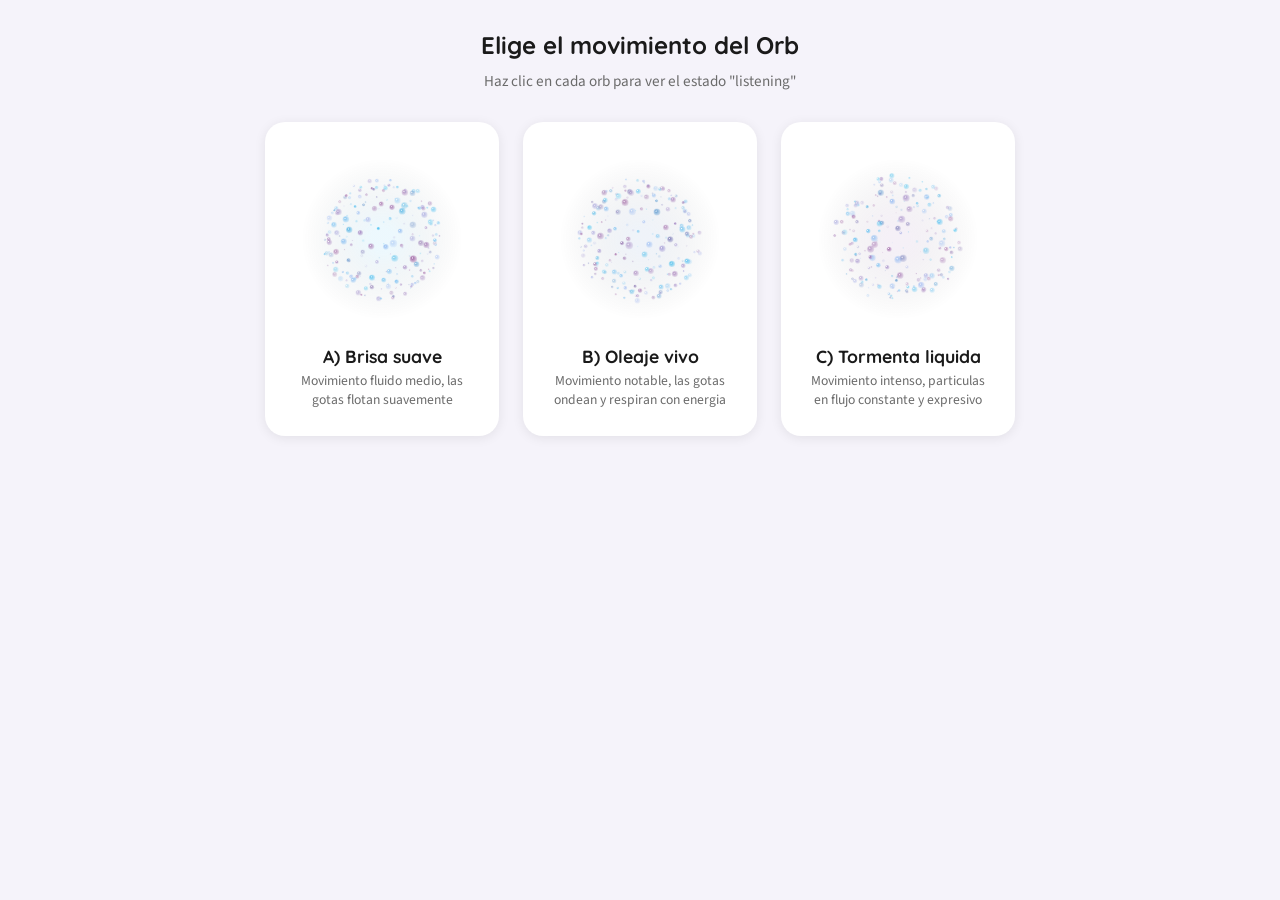
<file: NOVIA/static/orb-preview.html>
<!DOCTYPE html>
<html lang="es">
<head>
    <meta charset="UTF-8">
    <meta name="viewport" content="width=device-width, initial-scale=1.0">
    <title>Orb - Elige tu estilo</title>
    <link rel="preconnect" href="https://fonts.googleapis.com">
    <link rel="preconnect" href="https://fonts.gstatic.com" crossorigin>
    <link href="https://fonts.googleapis.com/css2?family=Quicksand:wght@500;600;700&family=Source+Sans+3:wght@400;500;600&display=swap" rel="stylesheet">
    <style>
        * { box-sizing: border-box; margin: 0; padding: 0; }
        body {
            font-family: 'Source Sans 3', sans-serif;
            background: #F5F3FA;
            min-height: 100vh;
            display: flex;
            flex-direction: column;
            align-items: center;
            padding: 30px 20px;
        }
        h1 {
            font-family: 'Quicksand', sans-serif;
            font-size: 1.5rem;
            color: #1a1a1a;
            margin-bottom: 10px;
        }
        p.sub {
            color: #6b6b6b;
            margin-bottom: 30px;
            font-size: 0.95rem;
        }
        .options {
            display: flex;
            gap: 24px;
            flex-wrap: wrap;
            justify-content: center;
        }
        .option {
            background: white;
            border-radius: 20px;
            padding: 24px;
            display: flex;
            flex-direction: column;
            align-items: center;
            box-shadow: 0 2px 12px rgba(0,0,0,0.08);
            cursor: pointer;
            transition: transform 0.2s, box-shadow 0.2s;
            border: 3px solid transparent;
        }
        .option:hover {
            transform: translateY(-4px);
            box-shadow: 0 6px 20px rgba(0,0,0,0.12);
        }
        .option.selected {
            border-color: #31BEEF;
        }
        .option h2 {
            font-family: 'Quicksand', sans-serif;
            font-size: 1.1rem;
            color: #1a1a1a;
            margin-top: 16px;
            margin-bottom: 4px;
        }
        .option p {
            color: #6b6b6b;
            font-size: 0.85rem;
            text-align: center;
            max-width: 180px;
        }
        canvas {
            display: block;
            border-radius: 50%;
        }
    </style>
</head>
<body>
    <h1>Elige el movimiento del Orb</h1>
    <p class="sub">Haz clic en cada orb para ver el estado "listening"</p>
    <div class="options">
        <div class="option" id="opt-a">
            <canvas id="orb-a" width="180" height="180" style="width:180px;height:180px"></canvas>
            <h2>A) Brisa suave</h2>
            <p>Movimiento fluido medio, las gotas flotan suavemente</p>
        </div>
        <div class="option" id="opt-b">
            <canvas id="orb-b" width="180" height="180" style="width:180px;height:180px"></canvas>
            <h2>B) Oleaje vivo</h2>
            <p>Movimiento notable, las gotas ondean y respiran con energia</p>
        </div>
        <div class="option" id="opt-c">
            <canvas id="orb-c" width="180" height="180" style="width:180px;height:180px"></canvas>
            <h2>C) Tormenta liquida</h2>
            <p>Movimiento intenso, particulas en flujo constante y expresivo</p>
        </div>
    </div>

<script>
(function() {
    const COLORS = [
        { r: 49, g: 190, b: 239 },
        { r: 153, g: 78, b: 149 },
        { r: 161, g: 184, b: 242 },
    ];

    function lerpColor(c1, c2, t) {
        return {
            r: Math.round(c1.r + (c2.r - c1.r) * t),
            g: Math.round(c1.g + (c2.g - c1.g) * t),
            b: Math.round(c1.b + (c2.b - c1.b) * t),
        };
    }

    function getCyclicColor(time, offset) {
        const speed = 0.3;
        const t = ((time * speed + offset) % 3 + 3) % 3;
        const idx = Math.floor(t);
        const frac = t - idx;
        return lerpColor(COLORS[idx % 3], COLORS[(idx + 1) % 3], frac);
    }

    // Configuraciones para cada propuesta
    const PRESETS = {
        // A) Brisa suave - movimiento medio
        a: {
            idlePhiAmp: 0.08,        // amplitud oscilación phi
            idlePhiSpeed: 0.6,       // velocidad oscilación phi
            idleThetaAmp: 0.06,      // amplitud oscilación theta
            idleThetaSpeed: 0.4,     // velocidad oscilación theta
            idleRotSpeed: 0.15,      // velocidad rotación esfera
            idleDropAmp: 0.05,       // amplitud efecto gota
            // listening
            listenPhiAmp: 0.2,
            listenPhiSpeed: 1.8,
            listenThetaSpeed: 1.0,
            listenThetaAmp: 0.15,
            listenRotSpeed: 0.7,
            listenDropAmp: 0.1,
        },
        // B) Oleaje vivo - movimiento notable
        b: {
            idlePhiAmp: 0.15,
            idlePhiSpeed: 0.9,
            idleThetaAmp: 0.12,
            idleThetaSpeed: 0.6,
            idleRotSpeed: 0.25,
            idleDropAmp: 0.08,
            // listening
            listenPhiAmp: 0.3,
            listenPhiSpeed: 2.2,
            listenThetaSpeed: 1.4,
            listenThetaAmp: 0.2,
            listenRotSpeed: 1.0,
            listenDropAmp: 0.15,
        },
        // C) Tormenta liquida - movimiento intenso
        c: {
            idlePhiAmp: 0.25,
            idlePhiSpeed: 1.3,
            idleThetaAmp: 0.2,
            idleThetaSpeed: 0.9,
            idleRotSpeed: 0.4,
            idleDropAmp: 0.12,
            // listening
            listenPhiAmp: 0.45,
            listenPhiSpeed: 2.8,
            listenThetaSpeed: 2.0,
            listenThetaAmp: 0.3,
            listenRotSpeed: 1.5,
            listenDropAmp: 0.2,
        }
    };

    class Particle {
        constructor(index, total) {
            const phi = Math.acos(1 - 2 * (index + 0.5) / total);
            const theta = Math.PI * (1 + Math.sqrt(5)) * index;
            this.basePhi = phi;
            this.baseTheta = theta;
            this.phi = phi;
            this.theta = theta;
            this.colorOffset = Math.random() * 3;
            this.baseSize = 1.5 + Math.random() * 2.5;
            this.baseAlpha = 0.5 + Math.random() * 0.5;
            this.radiusOffset = Math.random() * Math.PI * 2;
            this.radiusSpeed = 0.5 + Math.random() * 1.5;
        }

        update(time, listening, preset) {
            if (listening) {
                this.phi = this.basePhi + Math.sin(time * preset.listenPhiSpeed + this.radiusOffset) * preset.listenPhiAmp;
                this.theta = this.baseTheta + time * preset.listenThetaSpeed + Math.cos(time * 2.5 + this.radiusOffset) * preset.listenThetaAmp;
            } else {
                this.phi = this.basePhi + Math.sin(time * preset.idlePhiSpeed + this.radiusOffset) * preset.idlePhiAmp;
                this.theta = this.baseTheta + Math.sin(time * preset.idleThetaSpeed + this.colorOffset) * preset.idleThetaAmp;
            }
        }

        getPosition(radius) {
            return {
                x: radius * Math.sin(this.phi) * Math.cos(this.theta),
                y: radius * Math.cos(this.phi),
                z: radius * Math.sin(this.phi) * Math.sin(this.theta)
            };
        }
    }

    class Orb {
        constructor(canvas, size, preset) {
            this.canvas = canvas;
            this.ctx = canvas.getContext('2d');
            this.size = size;
            this.preset = preset;
            this.listening = false;

            const dpr = window.devicePixelRatio || 1;
            canvas.width = size * dpr;
            canvas.height = size * dpr;
            canvas.style.width = size + 'px';
            canvas.style.height = size + 'px';
            this.ctx.scale(dpr, dpr);

            this.centerX = size / 2;
            this.centerY = size / 2;
            this.radius = size * 0.32;

            this.particles = [];
            for (let i = 0; i < 200; i++) {
                this.particles.push(new Particle(i, 200));
            }

            this.time = Math.random() * 100;
            this.rotationY = 0;
            this.running = true;
            this.lastTime = performance.now();
            this.loop();
        }

        loop() {
            if (!this.running) return;
            const now = performance.now();
            const dt = (now - this.lastTime) / 1000;
            this.lastTime = now;
            this.time += dt;

            const p = this.preset;
            this.rotationY += dt * (this.listening ? p.listenRotSpeed : p.idleRotSpeed);

            this.draw();
            requestAnimationFrame(() => this.loop());
        }

        draw() {
            const ctx = this.ctx;
            const { centerX, centerY, radius, size, preset } = this;

            ctx.clearRect(0, 0, size, size);

            // Glow
            const glowColor = getCyclicColor(this.time, 0);
            const glowAlpha = this.listening ? 0.18 : 0.1;
            const glow = ctx.createRadialGradient(centerX, centerY, radius * 0.2, centerX, centerY, radius * 1.4);
            glow.addColorStop(0, `rgba(${glowColor.r}, ${glowColor.g}, ${glowColor.b}, ${glowAlpha})`);
            glow.addColorStop(1, 'rgba(0, 0, 0, 0)');
            ctx.fillStyle = glow;
            ctx.fillRect(0, 0, size, size);

            const projected = [];
            const cosR = Math.cos(this.rotationY);
            const sinR = Math.sin(this.rotationY);
            const dropAmp = this.listening ? preset.listenDropAmp : preset.idleDropAmp;

            for (const p of this.particles) {
                p.update(this.time, this.listening, preset);
                const pos = p.getPosition(radius);
                const rx = pos.x * cosR - pos.z * sinR;
                const rz = pos.x * sinR + pos.z * cosR;
                const ry = pos.y;
                const dropEffect = 1 + Math.sin(this.time * p.radiusSpeed + p.radiusOffset) * dropAmp;

                projected.push({
                    x: centerX + rx * dropEffect,
                    y: centerY + ry * dropEffect,
                    z: rz,
                    depth: (rz / radius + 1) / 2,
                    particle: p
                });
            }

            projected.sort((a, b) => a.z - b.z);

            for (const pp of projected) {
                const p = pp.particle;
                const color = getCyclicColor(this.time, p.colorOffset);
                const depthScale = 0.4 + pp.depth * 0.6;
                const sizeMultiplier = this.listening ? 1.3 : 1;
                const dotSize = p.baseSize * depthScale * sizeMultiplier;
                const alpha = p.baseAlpha * (0.3 + pp.depth * 0.7) * (this.listening ? 1 : 0.85);

                ctx.beginPath();
                ctx.arc(pp.x, pp.y, dotSize, 0, Math.PI * 2);

                const gradient = ctx.createRadialGradient(
                    pp.x - dotSize * 0.3, pp.y - dotSize * 0.3, 0,
                    pp.x, pp.y, dotSize
                );
                gradient.addColorStop(0, `rgba(255, 255, 255, ${alpha * 0.9})`);
                gradient.addColorStop(0.3, `rgba(${color.r}, ${color.g}, ${color.b}, ${alpha})`);
                gradient.addColorStop(1, `rgba(${color.r}, ${color.g}, ${color.b}, ${alpha * 0.3})`);

                ctx.fillStyle = gradient;
                ctx.fill();
            }
        }
    }

    // Crear los 3 orbs
    const orbA = new Orb(document.getElementById('orb-a'), 180, PRESETS.a);
    const orbB = new Orb(document.getElementById('orb-b'), 180, PRESETS.b);
    const orbC = new Orb(document.getElementById('orb-c'), 180, PRESETS.c);

    // Click para toggle listening en cada uno
    function setupToggle(el, orb) {
        el.addEventListener('click', () => {
            orb.listening = !orb.listening;
        });
    }

    setupToggle(document.getElementById('opt-a'), orbA);
    setupToggle(document.getElementById('opt-b'), orbB);
    setupToggle(document.getElementById('opt-c'), orbC);
})();
</script>
</body>
</html>
</file>
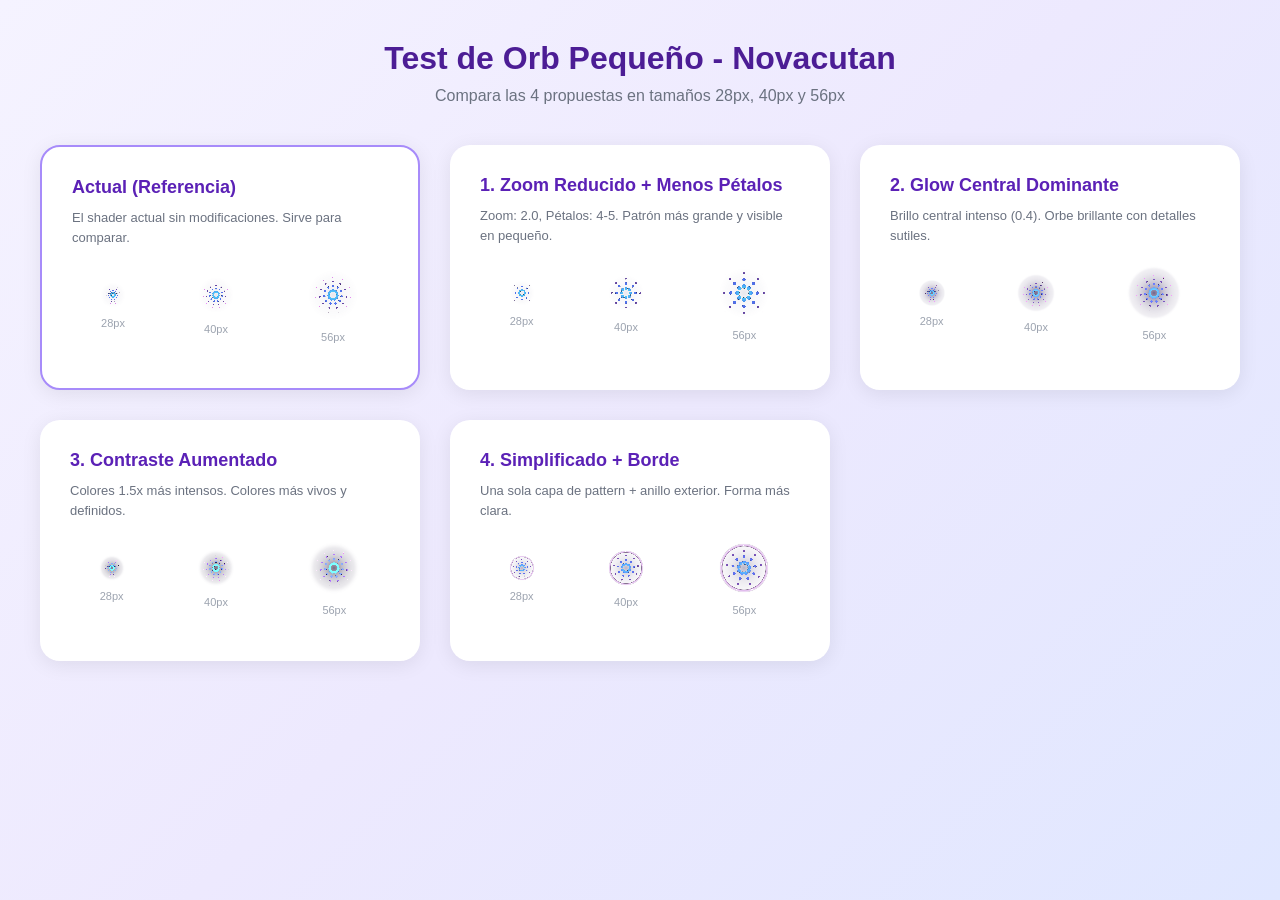
<file: NOVIA/static/orb-small-test.html>
<!DOCTYPE html>
<html lang="es">
<head>
    <meta charset="UTF-8">
    <meta name="viewport" content="width=device-width, initial-scale=1.0">
    <title>Novacutan - Test Orb Pequeño</title>
    <style>
        * { margin: 0; padding: 0; box-sizing: border-box; }
        body {
            font-family: -apple-system, BlinkMacSystemFont, 'Segoe UI', Roboto, sans-serif;
            background: linear-gradient(135deg, #f5f3ff 0%, #ede9fe 50%, #e0e7ff 100%);
            min-height: 100vh;
            padding: 40px 20px;
        }
        h1 {
            text-align: center;
            color: #4c1d95;
            margin-bottom: 10px;
        }
        .subtitle {
            text-align: center;
            color: #6b7280;
            margin-bottom: 40px;
        }
        .proposals {
            display: grid;
            grid-template-columns: repeat(auto-fit, minmax(280px, 1fr));
            gap: 30px;
            max-width: 1200px;
            margin: 0 auto;
        }
        .proposal {
            background: white;
            border-radius: 20px;
            padding: 30px;
            box-shadow: 0 4px 20px rgba(0,0,0,0.08);
        }
        .proposal h2 {
            color: #5b21b6;
            font-size: 18px;
            margin-bottom: 10px;
        }
        .proposal p {
            color: #6b7280;
            font-size: 13px;
            margin-bottom: 20px;
            line-height: 1.5;
        }
        .sizes {
            display: flex;
            align-items: center;
            justify-content: space-around;
            gap: 15px;
            margin-bottom: 15px;
        }
        .size-group {
            text-align: center;
        }
        .size-label {
            font-size: 11px;
            color: #9ca3af;
            margin-top: 8px;
        }
        canvas {
            display: block;
            margin: 0 auto;
        }
        .current {
            border: 2px solid #a78bfa;
        }
    </style>
</head>
<body>
    <h1>Test de Orb Pequeño - Novacutan</h1>
    <p class="subtitle">Compara las 4 propuestas en tamaños 28px, 40px y 56px</p>

    <div class="proposals">
        <!-- Propuesta 0: Actual -->
        <div class="proposal current">
            <h2>Actual (Referencia)</h2>
            <p>El shader actual sin modificaciones. Sirve para comparar.</p>
            <div class="sizes">
                <div class="size-group">
                    <canvas id="current-28" width="56" height="56"></canvas>
                    <div class="size-label">28px</div>
                </div>
                <div class="size-group">
                    <canvas id="current-40" width="80" height="80"></canvas>
                    <div class="size-label">40px</div>
                </div>
                <div class="size-group">
                    <canvas id="current-56" width="112" height="112"></canvas>
                    <div class="size-label">56px</div>
                </div>
            </div>
        </div>

        <!-- Propuesta 1 -->
        <div class="proposal">
            <h2>1. Zoom Reducido + Menos Pétalos</h2>
            <p>Zoom: 2.0, Pétalos: 4-5. Patrón más grande y visible en pequeño.</p>
            <div class="sizes">
                <div class="size-group">
                    <canvas id="p1-28" width="56" height="56"></canvas>
                    <div class="size-label">28px</div>
                </div>
                <div class="size-group">
                    <canvas id="p1-40" width="80" height="80"></canvas>
                    <div class="size-label">40px</div>
                </div>
                <div class="size-group">
                    <canvas id="p1-56" width="112" height="112"></canvas>
                    <div class="size-label">56px</div>
                </div>
            </div>
        </div>

        <!-- Propuesta 2 -->
        <div class="proposal">
            <h2>2. Glow Central Dominante</h2>
            <p>Brillo central intenso (0.4). Orbe brillante con detalles sutiles.</p>
            <div class="sizes">
                <div class="size-group">
                    <canvas id="p2-28" width="56" height="56"></canvas>
                    <div class="size-label">28px</div>
                </div>
                <div class="size-group">
                    <canvas id="p2-40" width="80" height="80"></canvas>
                    <div class="size-label">40px</div>
                </div>
                <div class="size-group">
                    <canvas id="p2-56" width="112" height="112"></canvas>
                    <div class="size-label">56px</div>
                </div>
            </div>
        </div>

        <!-- Propuesta 3 -->
        <div class="proposal">
            <h2>3. Contraste Aumentado</h2>
            <p>Colores 1.5x más intensos. Colores más vivos y definidos.</p>
            <div class="sizes">
                <div class="size-group">
                    <canvas id="p3-28" width="56" height="56"></canvas>
                    <div class="size-label">28px</div>
                </div>
                <div class="size-group">
                    <canvas id="p3-40" width="80" height="80"></canvas>
                    <div class="size-label">40px</div>
                </div>
                <div class="size-group">
                    <canvas id="p3-56" width="112" height="112"></canvas>
                    <div class="size-label">56px</div>
                </div>
            </div>
        </div>

        <!-- Propuesta 4 -->
        <div class="proposal">
            <h2>4. Simplificado + Borde</h2>
            <p>Una sola capa de pattern + anillo exterior. Forma más clara.</p>
            <div class="sizes">
                <div class="size-group">
                    <canvas id="p4-28" width="56" height="56"></canvas>
                    <div class="size-label">28px</div>
                </div>
                <div class="size-group">
                    <canvas id="p4-40" width="80" height="80"></canvas>
                    <div class="size-label">40px</div>
                </div>
                <div class="size-group">
                    <canvas id="p4-56" width="112" height="112"></canvas>
                    <div class="size-label">56px</div>
                </div>
            </div>
        </div>
    </div>

    <script>
    // Vertex shader común
    const vertexShader = `#version 300 es
    precision highp float;
    in vec4 position;
    void main() { gl_Position = position; }`;

    // Shader base (actual)
    const baseFragment = `#version 300 es
    precision highp float;
    out vec4 O;
    uniform float time;
    uniform vec2 resolution;
    uniform float intensity;
    uniform float mood;

    #define FC gl_FragCoord.xy
    #define R resolution
    #define T time
    #define S smoothstep
    #define SE(v,a) S(fwidth(a),-7e-3,v-a)
    #define MN min(R.x,R.y)
    #define MX max(R.x,R.y)
    #define reveal(p) SE(MN/MX*length(p),sqrt(S(1.,.0,1./T*1.8)))
    #define TAU radians(360.)
    #define PI (TAU/2.)

    vec3 novacutanHue(float a) {
        vec3 blue = vec3(0.4, 0.494, 0.918);
        vec3 purple = vec3(0.463, 0.294, 0.635);
        vec3 pink = vec3(0.941, 0.576, 0.984);
        vec3 cyan = vec3(0.42, 0.85, 1.0);
        float t = fract(a);
        vec3 col;
        float phase = t * 4.0;
        if (phase < 1.0) col = mix(blue, purple, smoothstep(0.0, 1.0, phase));
        else if (phase < 2.0) col = mix(purple, pink, smoothstep(0.0, 1.0, phase - 1.0));
        else if (phase < 3.0) col = mix(pink, cyan, smoothstep(0.0, 1.0, phase - 2.0));
        else col = mix(cyan, blue, smoothstep(0.0, 1.0, phase - 3.0));
        float brightness = 0.08 + intensity * 0.12;
        col += brightness * sin(PI * a * 0.5 + vec3(0.0, 1.0, 2.0));
        return clamp(col, 0.0, 1.0);
    }
    #define hue(a) novacutanHue(a)

    mat2 rot(float a) { float c = cos(a), s = sin(a); return mat2(c, -s, s, c); }

    vec2 pmod(vec2 p, float n) {
        float a = atan(p.x, p.y);
        float b = TAU / n;
        a = floor(0.5 + a / b) * b;
        return rot(-a) * p;
    }

    // PARAM: zoom, petals, glowIntensity, colorMult, showRing
    #define ZOOM_VAL 3.5
    #define PETALS_VAL 7.0
    #define GLOW_VAL 0.15
    #define COLOR_MULT 1.0
    #define SHOW_RING 0.0

    vec3 pattern(inout vec2 uv) {
        float petals = PETALS_VAL + mood * 4.0;
        uv = pmod(uv, petals);
        uv = uv.yx;
        vec2 p = uv;
        float n = 2.8;
        uv.x -= clamp(round(uv.x * n), 1.0, 4.0) / n;
        float id = clamp(round(uv.x * n), 1.0, 4.0);
        float speed = 0.15 + intensity * 0.6 + mood * 0.2;
        uv.x -= sin(-1.6 + id + T * PI * speed + p.x * id) * 0.0125 + 0.005;
        float d = SE(length(uv), 0.023 * (6.0 - round(p.x * n)));
        vec3 col = vec3(0);
        float colorSpeed = 0.3 + intensity * 1.2;
        vec3 c = hue(0.2 * (round(p.x * n) - T * colorSpeed) + S(-0.25, 1.0, uv.x) * 0.5);
        col += tanh(c * c * c) * clamp(d * d * d, 0.0, 1.0);
        return sqrt(col);
    }

    void main() {
        vec2 uv = (FC - 0.5 * R) / MN;
        vec2 p, st = uv;
        float zoom = ZOOM_VAL + mood * 1.0;
        uv *= zoom;
        float rotSpeed = 0.005 + intensity * 0.015;
        uv *= rot(rotSpeed * sin(T * (0.3 + intensity * 0.3) - uv.y * 2.0) - 0.0125);
        p = uv;
        p *= rot(0.0125);
        vec3 col;
        vec3 c = pattern(uv);
        float pulseSpeed = 0.15 + intensity * 0.25;
        float k = 0.05 / length(uv) * pow(0.5 + 0.5 * sin(T * PI * pulseSpeed), 3.0);
        col = mix(k * tanh(c * c * c), pattern(p), 0.985);
        col *= reveal(st);
        float glow = exp(-length(st) * (2.8 - intensity * 0.5)) * (GLOW_VAL + intensity * 0.2);
        vec3 glowColor = mix(vec3(0.4, 0.494, 0.918), vec3(0.463, 0.294, 0.635), 0.5 + 0.5 * sin(T * 0.2));
        col += glowColor * glow;
        col *= COLOR_MULT;

        // Anillo exterior (propuesta 4)
        if (SHOW_RING > 0.5) {
            float dist = length(st);
            float ring = smoothstep(0.38, 0.40, dist) - smoothstep(0.42, 0.44, dist);
            vec3 ringColor = mix(vec3(0.4, 0.494, 0.918), vec3(0.941, 0.576, 0.984), 0.5 + 0.5 * sin(T * 0.3));
            col += ringColor * ring * 0.8;
        }

        float dist = length(st);
        float circleMask = 1.0 - smoothstep(0.35, 0.5, dist);
        float baseAlpha = clamp(length(col) * 2.0, 0.0, 1.0);
        float alpha = baseAlpha * circleMask;
        O = vec4(col * circleMask, alpha);
    }`;

    // Propuesta 1: Zoom reducido + menos pétalos
    const p1Fragment = baseFragment
        .replace('#define ZOOM_VAL 3.5', '#define ZOOM_VAL 2.0')
        .replace('#define PETALS_VAL 7.0', '#define PETALS_VAL 4.0');

    // Propuesta 2: Glow central dominante
    const p2Fragment = baseFragment
        .replace('#define GLOW_VAL 0.15', '#define GLOW_VAL 0.45')
        .replace('float circleMask = 1.0 - smoothstep(0.35, 0.5, dist);',
                 'float circleMask = 1.0 - smoothstep(0.42, 0.5, dist);');

    // Propuesta 3: Contraste aumentado
    const p3Fragment = baseFragment
        .replace('#define COLOR_MULT 1.0', '#define COLOR_MULT 1.6')
        .replace('clamp(length(col) * 2.0', 'clamp(length(col) * 3.0');

    // Propuesta 4: Simplificado + borde
    const p4Fragment = baseFragment
        .replace('#define ZOOM_VAL 3.5', '#define ZOOM_VAL 2.5')
        .replace('#define PETALS_VAL 7.0', '#define PETALS_VAL 5.0')
        .replace('#define GLOW_VAL 0.15', '#define GLOW_VAL 0.3')
        .replace('#define SHOW_RING 0.0', '#define SHOW_RING 1.0');

    // Crear orb WebGL
    function createOrb(canvasId, fragmentSource, displaySize) {
        const canvas = document.getElementById(canvasId);
        const dpr = window.devicePixelRatio || 1;
        canvas.width = displaySize * dpr;
        canvas.height = displaySize * dpr;
        canvas.style.width = displaySize + 'px';
        canvas.style.height = displaySize + 'px';

        const gl = canvas.getContext('webgl2', { alpha: true, premultipliedAlpha: true, antialias: true });
        if (!gl) { console.error('WebGL2 not supported'); return null; }

        // Compile shaders
        const vs = gl.createShader(gl.VERTEX_SHADER);
        gl.shaderSource(vs, vertexShader);
        gl.compileShader(vs);

        const fs = gl.createShader(gl.FRAGMENT_SHADER);
        gl.shaderSource(fs, fragmentSource);
        gl.compileShader(fs);
        if (!gl.getShaderParameter(fs, gl.COMPILE_STATUS)) {
            console.error('Fragment shader error:', gl.getShaderInfoLog(fs));
            return null;
        }

        const program = gl.createProgram();
        gl.attachShader(program, vs);
        gl.attachShader(program, fs);
        gl.linkProgram(program);

        // Geometry
        const buffer = gl.createBuffer();
        gl.bindBuffer(gl.ARRAY_BUFFER, buffer);
        gl.bufferData(gl.ARRAY_BUFFER, new Float32Array([-1,-1, 1,-1, -1,1, 1,1]), gl.STATIC_DRAW);

        const posLoc = gl.getAttribLocation(program, 'position');
        gl.enableVertexAttribArray(posLoc);
        gl.vertexAttribPointer(posLoc, 2, gl.FLOAT, false, 0, 0);

        // Uniforms
        const uniforms = {
            time: gl.getUniformLocation(program, 'time'),
            resolution: gl.getUniformLocation(program, 'resolution'),
            intensity: gl.getUniformLocation(program, 'intensity'),
            mood: gl.getUniformLocation(program, 'mood')
        };

        const startTime = performance.now();
        let intensity = 0;

        function render() {
            const now = (performance.now() - startTime) / 1000;
            intensity += (0.3 - intensity) * 0.02; // Slight activity

            gl.viewport(0, 0, canvas.width, canvas.height);
            gl.clearColor(0, 0, 0, 0);
            gl.clear(gl.COLOR_BUFFER_BIT);
            gl.enable(gl.BLEND);
            gl.blendFunc(gl.SRC_ALPHA, gl.ONE_MINUS_SRC_ALPHA);

            gl.useProgram(program);
            gl.uniform2f(uniforms.resolution, canvas.width, canvas.height);
            gl.uniform1f(uniforms.time, now);
            gl.uniform1f(uniforms.intensity, intensity);
            gl.uniform1f(uniforms.mood, 1.0);

            gl.drawArrays(gl.TRIANGLE_STRIP, 0, 4);
            requestAnimationFrame(render);
        }
        render();
    }

    // Inicializar todos los orbs
    const sizes = [28, 40, 56];
    const proposals = [
        { prefix: 'current', shader: baseFragment },
        { prefix: 'p1', shader: p1Fragment },
        { prefix: 'p2', shader: p2Fragment },
        { prefix: 'p3', shader: p3Fragment },
        { prefix: 'p4', shader: p4Fragment }
    ];

    proposals.forEach(p => {
        sizes.forEach(size => {
            createOrb(`${p.prefix}-${size}`, p.shader, size);
        });
    });
    </script>
</body>
</html>
</file>
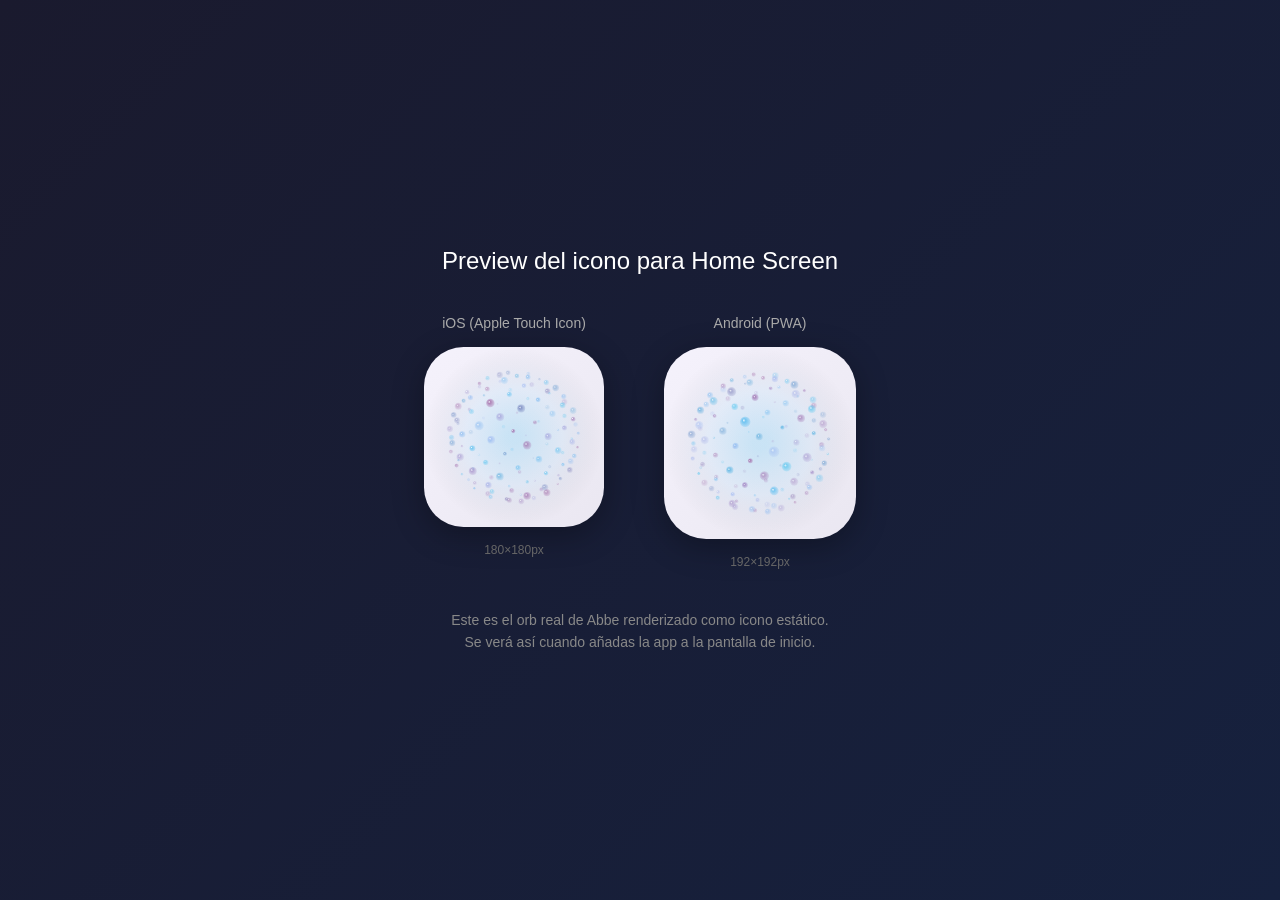
<file: NOVIA/static/preview-icon.html>
<!DOCTYPE html>
<html lang="es">
<head>
    <meta charset="UTF-8">
    <meta name="viewport" content="width=device-width, initial-scale=1.0">
    <title>Preview - Icono Home Screen</title>
    <style>
        * { margin: 0; padding: 0; box-sizing: border-box; }
        body {
            font-family: -apple-system, BlinkMacSystemFont, 'Segoe UI', Roboto, sans-serif;
            background: linear-gradient(135deg, #1a1a2e 0%, #16213e 100%);
            min-height: 100vh;
            display: flex;
            flex-direction: column;
            align-items: center;
            justify-content: center;
            gap: 40px;
            padding: 40px;
        }
        h1 {
            color: #fff;
            font-weight: 500;
            font-size: 24px;
        }
        .preview-grid {
            display: flex;
            gap: 60px;
            flex-wrap: wrap;
            justify-content: center;
        }
        .preview-item {
            display: flex;
            flex-direction: column;
            align-items: center;
            gap: 16px;
        }
        .preview-label {
            color: #aaa;
            font-size: 14px;
        }
        .icon-frame {
            border-radius: 22%;
            overflow: hidden;
            box-shadow: 0 8px 32px rgba(0,0,0,0.3);
        }
        .icon-frame--ios {
            width: 180px;
            height: 180px;
        }
        .icon-frame--android {
            width: 192px;
            height: 192px;
        }
        .icon-frame canvas {
            display: block;
        }
        .size-label {
            color: #666;
            font-size: 12px;
        }
        .instructions {
            color: #888;
            font-size: 14px;
            text-align: center;
            max-width: 500px;
            line-height: 1.6;
        }
    </style>
</head>
<body>
    <h1>Preview del icono para Home Screen</h1>

    <div class="preview-grid">
        <!-- iOS 180x180 -->
        <div class="preview-item">
            <span class="preview-label">iOS (Apple Touch Icon)</span>
            <div class="icon-frame icon-frame--ios">
                <canvas id="icon-ios" width="180" height="180"></canvas>
            </div>
            <span class="size-label">180×180px</span>
        </div>

        <!-- Android 192x192 -->
        <div class="preview-item">
            <span class="preview-label">Android (PWA)</span>
            <div class="icon-frame icon-frame--android">
                <canvas id="icon-android" width="192" height="192"></canvas>
            </div>
            <span class="size-label">192×192px</span>
        </div>
    </div>

    <p class="instructions">
        Este es el orb real de Abbe renderizado como icono estático.<br>
        Se verá así cuando añadas la app a la pantalla de inicio.
    </p>

    <script>
    // Colores corporativos Novacutan (del orb.js)
    const COLORS = [
        { r: 49, g: 190, b: 239 },   // Tech Cyan #31BEEF
        { r: 153, g: 78, b: 149 },    // Visionary Violet #994E95
        { r: 161, g: 184, b: 242 },   // Soft Blue #A1B8F2
    ];

    function lerpColor(c1, c2, t) {
        return {
            r: Math.round(c1.r + (c2.r - c1.r) * t),
            g: Math.round(c1.g + (c2.g - c1.g) * t),
            b: Math.round(c1.b + (c2.b - c1.b) * t),
        };
    }

    function getCyclicColor(time, offset) {
        const speed = 0.3;
        const t = ((time * speed + offset) % 3 + 3) % 3;
        const idx = Math.floor(t);
        const frac = t - idx;
        const c1 = COLORS[idx % 3];
        const c2 = COLORS[(idx + 1) % 3];
        return lerpColor(c1, c2, frac);
    }

    // Clase Partícula simplificada
    class Particle {
        constructor(index, total) {
            const phi = Math.acos(1 - 2 * (index + 0.5) / total);
            const theta = Math.PI * (1 + Math.sqrt(5)) * index;
            this.phi = phi;
            this.theta = theta;
            this.colorOffset = Math.random() * 3;
            this.baseSize = 1.5 + Math.random() * 2.5;
            this.baseAlpha = 0.5 + Math.random() * 0.5;
        }

        getPosition(radius) {
            const x = radius * Math.sin(this.phi) * Math.cos(this.theta);
            const y = radius * Math.cos(this.phi);
            const z = radius * Math.sin(this.phi) * Math.sin(this.theta);
            return { x, y, z };
        }
    }

    // Renderizar icono estático del orb
    function renderOrbIcon(canvasId, size) {
        const canvas = document.getElementById(canvasId);
        const ctx = canvas.getContext('2d');

        const centerX = size / 2;
        const centerY = size / 2;
        const radius = size * 0.36;

        // Fondo con gradiente suave (para iOS necesita fondo)
        const bgGrad = ctx.createLinearGradient(0, 0, size, size);
        bgGrad.addColorStop(0, '#F5F2FC');
        bgGrad.addColorStop(1, '#EAE7F1');
        ctx.fillStyle = bgGrad;
        ctx.fillRect(0, 0, size, size);

        // Glow de color
        const glowColor = COLORS[0]; // Tech Cyan
        const glow = ctx.createRadialGradient(centerX, centerY, radius * 0.1, centerX, centerY, radius * 1.4);
        glow.addColorStop(0, `rgba(${glowColor.r}, ${glowColor.g}, ${glowColor.b}, 0.2)`);
        glow.addColorStop(0.5, `rgba(${glowColor.r}, ${glowColor.g}, ${glowColor.b}, 0.08)`);
        glow.addColorStop(1, 'rgba(0, 0, 0, 0)');
        ctx.fillStyle = glow;
        ctx.fillRect(0, 0, size, size);

        // Crear partículas
        const numParticles = 120;
        const particles = [];
        for (let i = 0; i < numParticles; i++) {
            particles.push(new Particle(i, numParticles));
        }

        // Rotación fija para el icono (ángulo bonito)
        const rotationY = 0.5;
        const cosR = Math.cos(rotationY);
        const sinR = Math.sin(rotationY);
        const time = 1.5; // Momento fijo para colores

        // Calcular posiciones
        const projected = [];
        for (const p of particles) {
            const pos = p.getPosition(radius);
            const rx = pos.x * cosR - pos.z * sinR;
            const rz = pos.x * sinR + pos.z * cosR;
            const ry = pos.y;

            const screenX = centerX + rx;
            const screenY = centerY + ry;
            const depth = (rz / radius + 1) / 2;

            projected.push({ x: screenX, y: screenY, z: rz, depth, particle: p });
        }

        // Ordenar por profundidad
        projected.sort((a, b) => a.z - b.z);

        // Dibujar partículas
        for (const pp of projected) {
            const p = pp.particle;
            const color = getCyclicColor(time, p.colorOffset);
            const depthScale = 0.4 + pp.depth * 0.6;
            const dotSize = p.baseSize * depthScale * (size / 140);
            const alpha = p.baseAlpha * (0.3 + pp.depth * 0.7) * 0.85;

            ctx.beginPath();
            ctx.arc(pp.x, pp.y, dotSize, 0, Math.PI * 2);

            const gradient = ctx.createRadialGradient(
                pp.x - dotSize * 0.3, pp.y - dotSize * 0.3, 0,
                pp.x, pp.y, dotSize
            );
            gradient.addColorStop(0, `rgba(255, 255, 255, ${alpha * 0.9})`);
            gradient.addColorStop(0.3, `rgba(${color.r}, ${color.g}, ${color.b}, ${alpha})`);
            gradient.addColorStop(1, `rgba(${color.r}, ${color.g}, ${color.b}, ${alpha * 0.3})`);

            ctx.fillStyle = gradient;
            ctx.fill();
        }
    }

    // Renderizar ambos iconos
    renderOrbIcon('icon-ios', 180);
    renderOrbIcon('icon-android', 192);
    </script>
</body>
</html>
</file>
